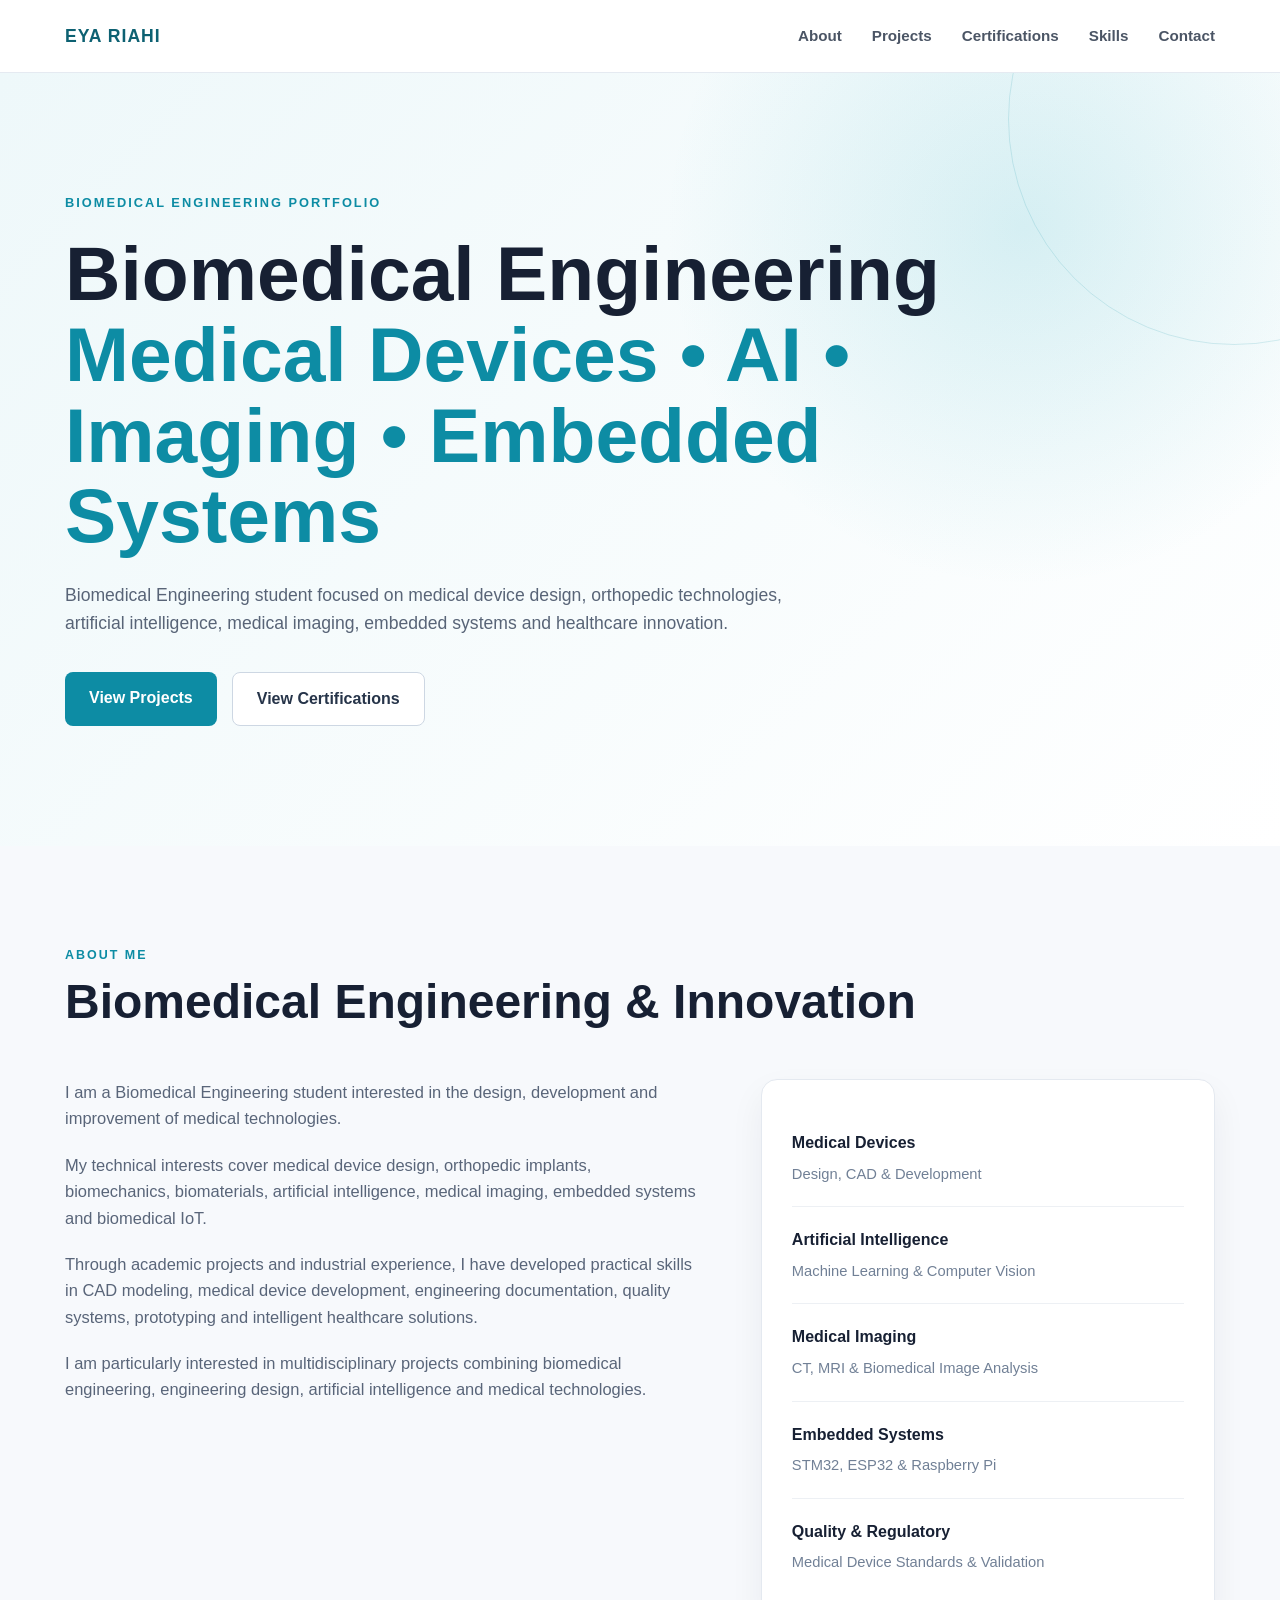
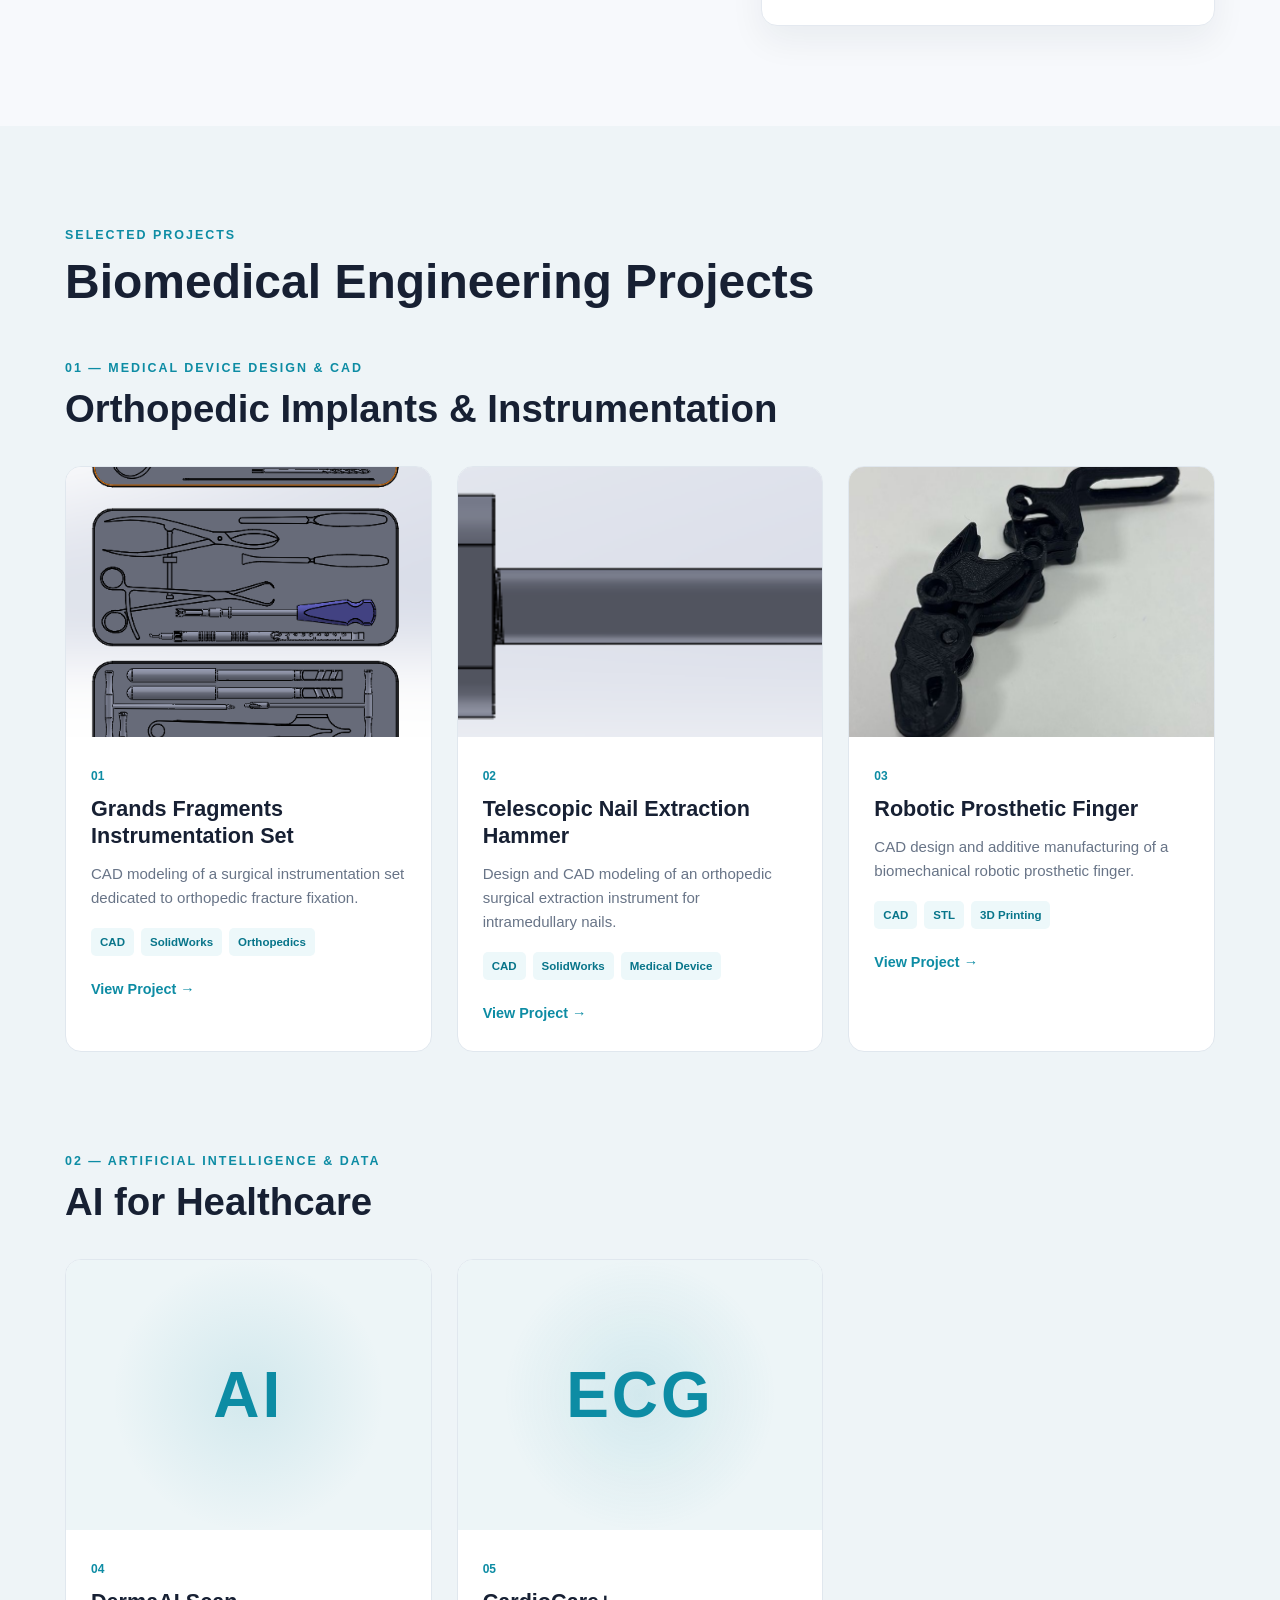
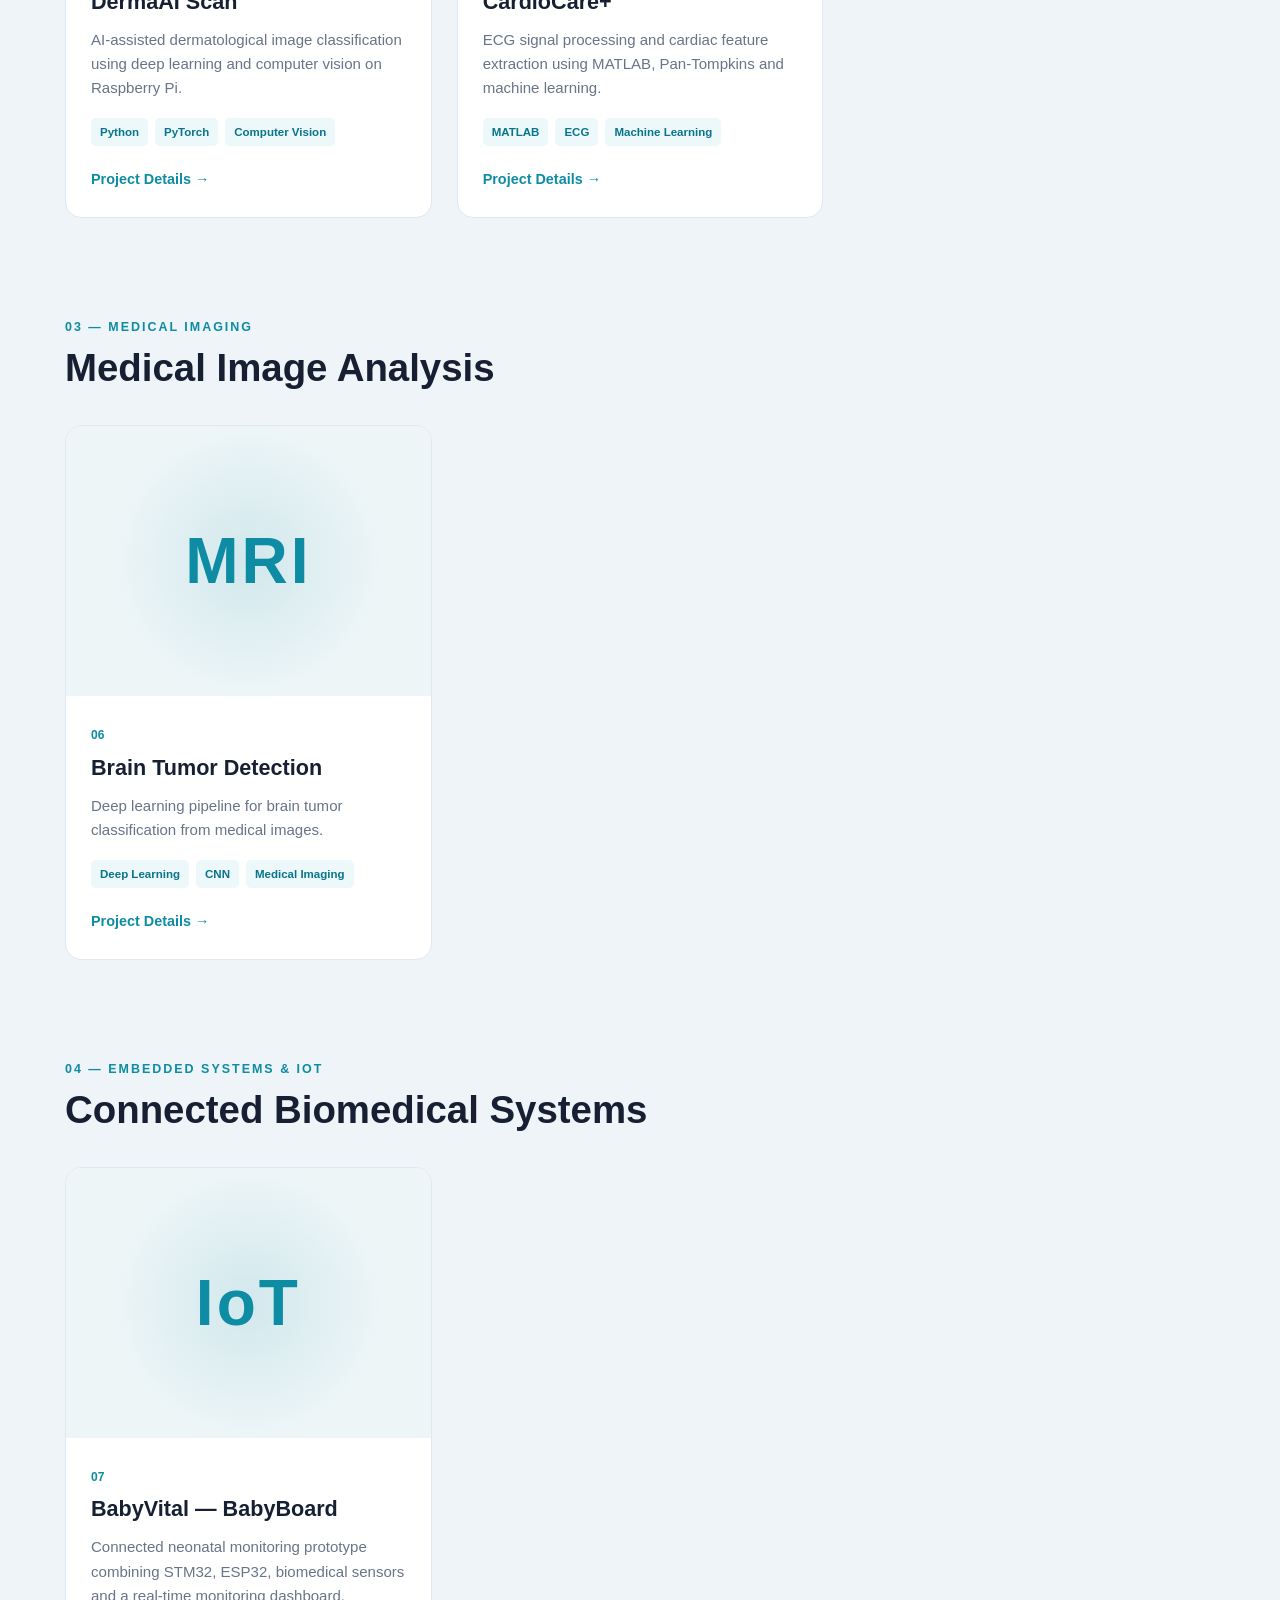
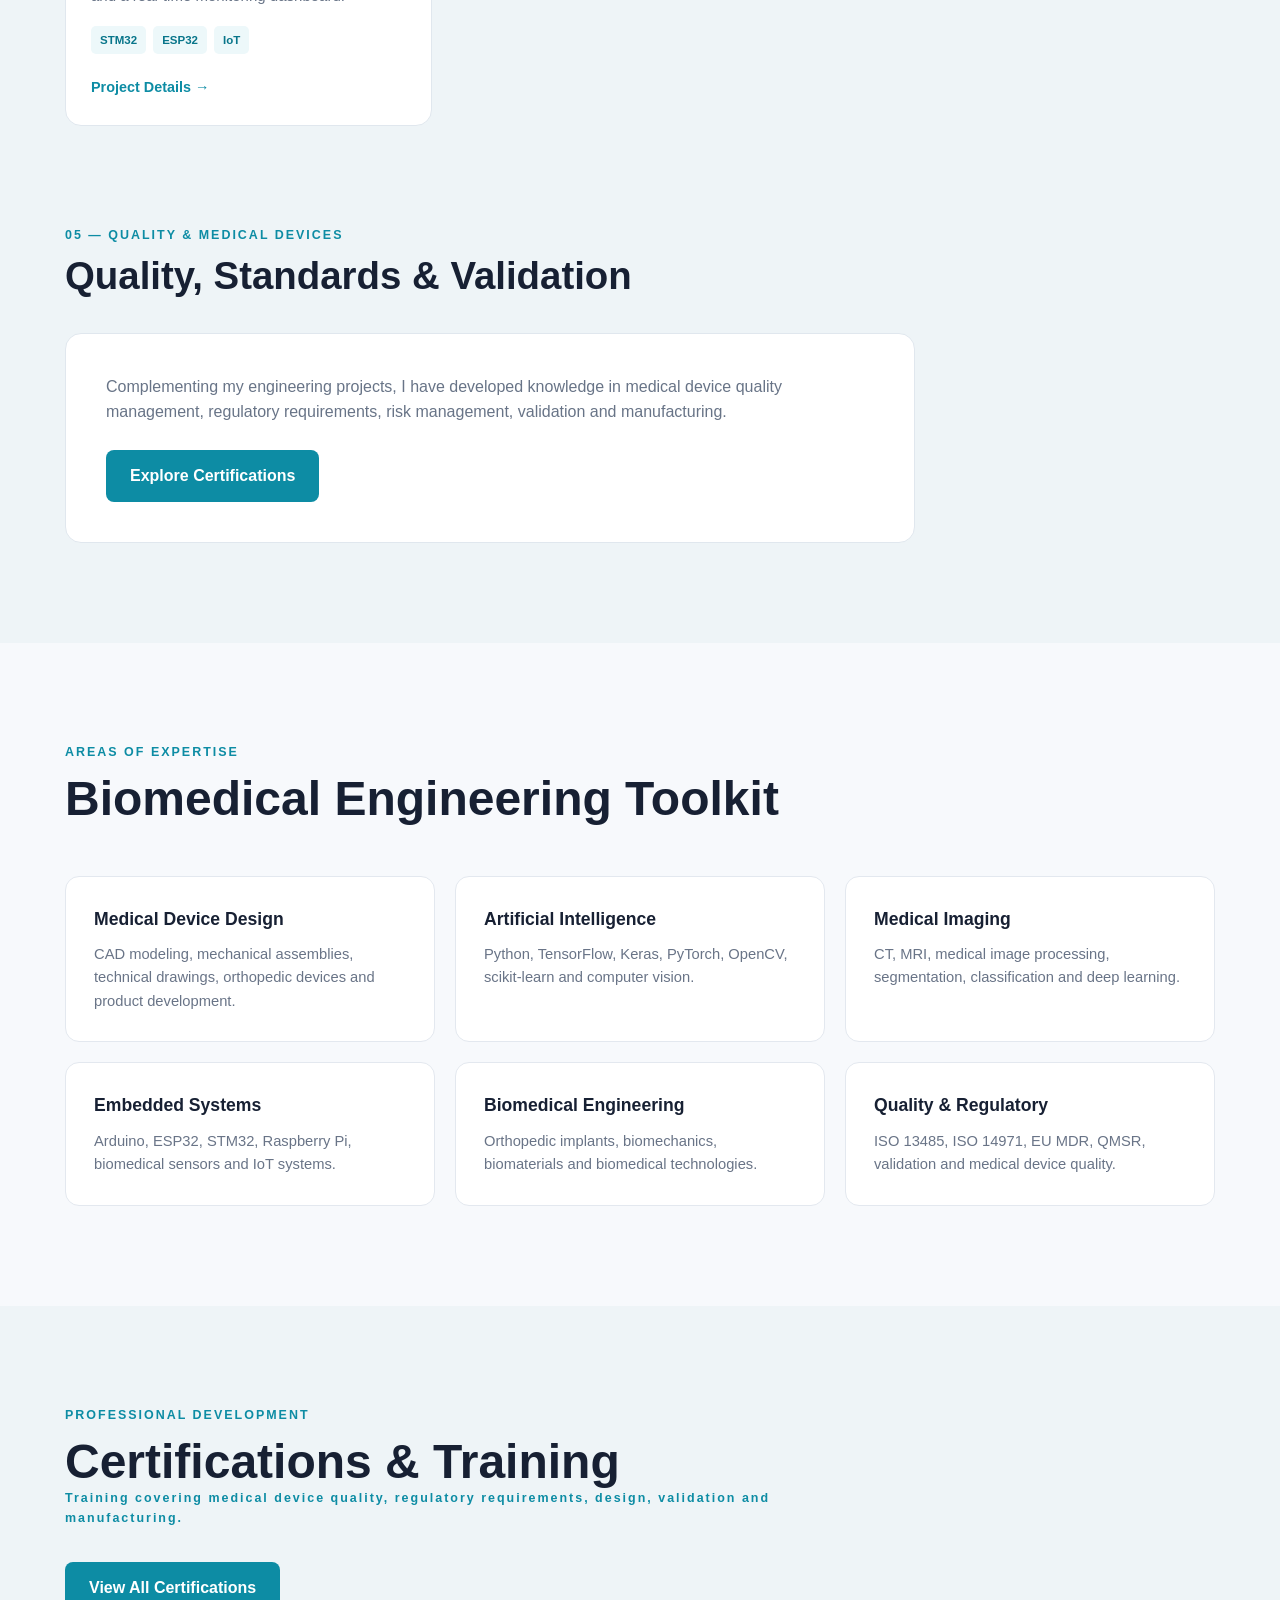
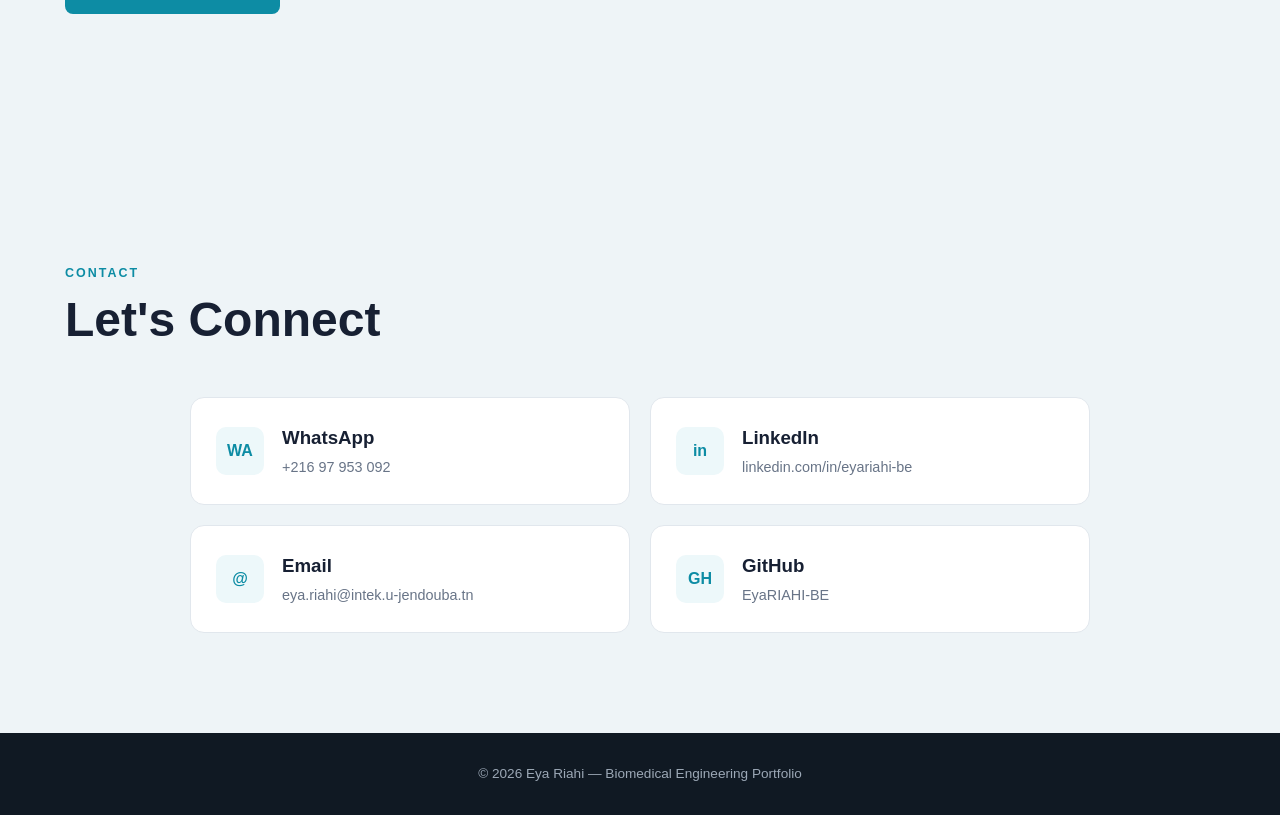
<file: index.html>
<!DOCTYPE html>
<html lang="en">

<head>
    <meta charset="UTF-8">
    <meta name="viewport" content="width=device-width, initial-scale=1.0">

    <title>Eya Riahi | Biomedical Engineer Portfolio</title>

    <link rel="stylesheet" href="style.css">
</head>


<body>


<!-- =========================
     NAVBAR
========================= -->

<header class="navbar">

    <div class="container nav-container">

        <a href="index.html" class="logo">
            EYA RIAHI
        </a>

        <nav>

            <a href="#about">About</a>

            <a href="#projects">Projects</a>

            <a href="certifications.html">Certifications</a>

            <a href="#skills">Skills</a>

            <a href="#contact">Contact</a>

        </nav>

    </div>

</header>



<main>


<!-- =========================
     HERO
========================= -->

<section class="hero">

    <div class="container hero-content">

        <p class="hero-tag">
            BIOMEDICAL ENGINEERING PORTFOLIO
        </p>


        <h1>

            Biomedical Engineering<br>

            <span>
                Medical Devices • AI • Imaging • Embedded Systems
            </span>

        </h1>


        <p class="hero-description">

            Biomedical Engineering student focused on medical device
            design, orthopedic technologies, artificial intelligence,
            medical imaging, embedded systems and healthcare innovation.

        </p>


        <div class="hero-buttons">

            <a href="#projects" class="btn btn-primary">
                View Projects
            </a>


            <a href="certifications.html"
               class="btn btn-secondary">

                View Certifications

            </a>

        </div>

    </div>

</section>



<!-- =========================
     ABOUT
========================= -->

<section id="about" class="section">

    <div class="container">


        <div class="section-title">

            <p>ABOUT ME</p>

            <h2>
                Biomedical Engineering & Innovation
            </h2>

        </div>



        <div class="about-grid">


            <div class="about-text">

                <p>

                    I am a Biomedical Engineering student interested in
                    the design, development and improvement of medical
                    technologies.

                </p>


                <p>

                    My technical interests cover medical device design,
                    orthopedic implants, biomechanics, biomaterials,
                    artificial intelligence, medical imaging,
                    embedded systems and biomedical IoT.

                </p>


                <p>

                    Through academic projects and industrial experience,
                    I have developed practical skills in CAD modeling,
                    medical device development, engineering documentation,
                    quality systems, prototyping and intelligent
                    healthcare solutions.

                </p>


                <p>

                    I am particularly interested in multidisciplinary
                    projects combining biomedical engineering,
                    engineering design, artificial intelligence and
                    medical technologies.

                </p>

            </div>



            <div class="about-card">


                <div class="about-item">

                    <strong>
                        Medical Devices
                    </strong>

                    <span>
                        Design, CAD & Development
                    </span>

                </div>


                <div class="about-item">

                    <strong>
                        Artificial Intelligence
                    </strong>

                    <span>
                        Machine Learning & Computer Vision
                    </span>

                </div>


                <div class="about-item">

                    <strong>
                        Medical Imaging
                    </strong>

                    <span>
                        CT, MRI & Biomedical Image Analysis
                    </span>

                </div>


                <div class="about-item">

                    <strong>
                        Embedded Systems
                    </strong>

                    <span>
                        STM32, ESP32 & Raspberry Pi
                    </span>

                </div>


                <div class="about-item">

                    <strong>
                        Quality & Regulatory
                    </strong>

                    <span>
                        Medical Device Standards & Validation
                    </span>

                </div>


            </div>

        </div>

    </div>

</section>



<!-- =========================
     PROJECTS
========================= -->

<section id="projects"
         class="section projects-section">

    <div class="container">


        <div class="section-title">

            <p>
                SELECTED PROJECTS
            </p>

            <h2>
                Biomedical Engineering Projects
            </h2>

        </div>



        <!-- =====================
             MEDICAL DEVICE DESIGN
        ====================== -->

        <div class="project-category">

            <div class="section-title">

                <p>
                    01 — MEDICAL DEVICE DESIGN & CAD
                </p>

                <h2>
                    Orthopedic Implants & Instrumentation
                </h2>

            </div>



            <div class="projects-grid">


                <!-- PROJECT 1 -->

                <article class="project-card">


                    <div class="project-image">

                        <img
                            src="images/grands-fragments/Vue d’assemblage 3D des instruments chirurgicaux.png"
                            alt="Grands Fragments Instrumentation Set">

                    </div>


                    <div class="project-content">

                        <span class="project-number">
                            01
                        </span>


                        <h3>
                            Grands Fragments Instrumentation Set
                        </h3>


                        <p>

                            CAD modeling of a surgical instrumentation
                            set dedicated to orthopedic fracture
                            fixation.

                        </p>


                        <div class="project-tags">

                            <span>
                                CAD
                            </span>

                            <span>
                                SolidWorks
                            </span>

                            <span>
                                Orthopedics
                            </span>

                        </div>


                        <a href="projects/grands-fragments.html"
                           class="project-link">

                            View Project →

                        </a>

                    </div>

                </article>



                <!-- PROJECT 2 -->

                <article class="project-card">


                    <div class="project-image">

                        <img
                            src="images/extraction-hammer/assemblage marteau.png"
                            alt="Telescopic Nail Extraction Hammer">

                    </div>


                    <div class="project-content">

                        <span class="project-number">
                            02
                        </span>


                        <h3>
                            Telescopic Nail Extraction Hammer
                        </h3>


                        <p>

                            Design and CAD modeling of an orthopedic
                            surgical extraction instrument for
                            intramedullary nails.

                        </p>


                        <div class="project-tags">

                            <span>
                                CAD
                            </span>

                            <span>
                                SolidWorks
                            </span>

                            <span>
                                Medical Device
                            </span>

                        </div>


                        <a href="projects/extraction-hammer.html"
                           class="project-link">

                            View Project →

                        </a>

                    </div>

                </article>



                <!-- PROJECT 3 -->

                <article class="project-card">


                    <div class="project-image">

                        <img
                            src="images/prosthetic-finger/doigt final assemblé.jpeg"
                            alt="Robotic Prosthetic Finger">

                    </div>


                    <div class="project-content">

                        <span class="project-number">
                            03
                        </span>


                        <h3>
                            Robotic Prosthetic Finger
                        </h3>


                        <p>

                            CAD design and additive manufacturing of a
                            biomechanical robotic prosthetic finger.

                        </p>


                        <div class="project-tags">

                            <span>
                                CAD
                            </span>

                            <span>
                                STL
                            </span>

                            <span>
                                3D Printing
                            </span>

                        </div>


                        <a href="projects/prosthetic-finger.html"
                           class="project-link">

                            View Project →

                        </a>

                    </div>

                </article>


            </div>

        </div>



        <!-- =====================
             AI
        ====================== -->

        <div class="project-category">

            <div class="section-title">

                <p>
                    02 — ARTIFICIAL INTELLIGENCE & DATA
                </p>

                <h2>
                    AI for Healthcare
                </h2>

            </div>


            <div class="projects-grid">


                <!-- DERMA AI -->

                <article class="project-card">


                    <div class="project-image">

                        <div class="project-placeholder">

                            AI

                        </div>

                    </div>


                    <div class="project-content">

                        <span class="project-number">
                            04
                        </span>


                        <h3>
                            DermaAI Scan
                        </h3>


                        <p>

                            AI-assisted dermatological image
                            classification using deep learning and
                            computer vision on Raspberry Pi.

                        </p>


                        <div class="project-tags">

                            <span>
                                Python
                            </span>

                            <span>
                                PyTorch
                            </span>

                            <span>
                                Computer Vision
                            </span>

                        </div>


                        <a href="#"
                           class="project-link">

                            Project Details →

                        </a>

                    </div>

                </article>



                <!-- CARDIOCARE -->

                <article class="project-card">


                    <div class="project-image">

                        <div class="project-placeholder">

                            ECG

                        </div>

                    </div>


                    <div class="project-content">

                        <span class="project-number">
                            05
                        </span>


                        <h3>
                            CardioCare+
                        </h3>


                        <p>

                            ECG signal processing and cardiac
                            feature extraction using MATLAB,
                            Pan-Tompkins and machine learning.

                        </p>


                        <div class="project-tags">

                            <span>
                                MATLAB
                            </span>

                            <span>
                                ECG
                            </span>

                            <span>
                                Machine Learning
                            </span>

                        </div>


                        <a href="#"
                           class="project-link">

                            Project Details →

                        </a>

                    </div>

                </article>


            </div>

        </div>



        <!-- =====================
             MEDICAL IMAGING
        ====================== -->

        <div class="project-category">

            <div class="section-title">

                <p>
                    03 — MEDICAL IMAGING
                </p>

                <h2>
                    Medical Image Analysis
                </h2>

            </div>


            <div class="projects-grid">


                <article class="project-card">


                    <div class="project-image">

                        <div class="project-placeholder">

                            MRI

                        </div>

                    </div>


                    <div class="project-content">

                        <span class="project-number">
                            06
                        </span>


                        <h3>
                            Brain Tumor Detection
                        </h3>


                        <p>

                            Deep learning pipeline for brain tumor
                            classification from medical images.

                        </p>


                        <div class="project-tags">

                            <span>
                                Deep Learning
                            </span>

                            <span>
                                CNN
                            </span>

                            <span>
                                Medical Imaging
                            </span>

                        </div>


                        <a href="#"
                           class="project-link">

                            Project Details →

                        </a>

                    </div>

                </article>


            </div>

        </div>



        <!-- =====================
             EMBEDDED
        ====================== -->

        <div class="project-category">

            <div class="section-title">

                <p>
                    04 — EMBEDDED SYSTEMS & IOT
                </p>

                <h2>
                    Connected Biomedical Systems
                </h2>

            </div>


            <div class="projects-grid">


                <article class="project-card">


                    <div class="project-image">

                        <div class="project-placeholder">

                            IoT

                        </div>

                    </div>


                    <div class="project-content">

                        <span class="project-number">
                            07
                        </span>


                        <h3>
                            BabyVital — BabyBoard
                        </h3>


                        <p>

                            Connected neonatal monitoring prototype
                            combining STM32, ESP32, biomedical sensors
                            and a real-time monitoring dashboard.

                        </p>


                        <div class="project-tags">

                            <span>
                                STM32
                            </span>

                            <span>
                                ESP32
                            </span>

                            <span>
                                IoT
                            </span>

                        </div>


                        <a href="#"
                           class="project-link">

                            Project Details →

                        </a>

                    </div>

                </article>


            </div>

        </div>



        <!-- =====================
             QUALITY
        ====================== -->

        <div class="project-category">

            <div class="section-title">

                <p>
                    05 — QUALITY & MEDICAL DEVICES
                </p>

                <h2>
                    Quality, Standards & Validation
                </h2>

            </div>


            <div class="quality-intro">

                <p>

                    Complementing my engineering projects, I have
                    developed knowledge in medical device quality
                    management, regulatory requirements, risk
                    management, validation and manufacturing.

                </p>


                <a href="certifications.html"
                   class="btn btn-primary">

                    Explore Certifications

                </a>

            </div>

        </div>


    </div>

</section>



<!-- =========================
     EXPERTISE
========================= -->

<section class="section">

    <div class="container">


        <div class="section-title">

            <p>
                AREAS OF EXPERTISE
            </p>

            <h2>
                Biomedical Engineering Toolkit
            </h2>

        </div>


        <div class="skills-grid">


            <div class="skill-card">

                <h3>
                    Medical Device Design
                </h3>

                <p>

                    CAD modeling, mechanical assemblies,
                    technical drawings, orthopedic devices
                    and product development.

                </p>

            </div>


            <div class="skill-card">

                <h3>
                    Artificial Intelligence
                </h3>

                <p>

                    Python, TensorFlow, Keras, PyTorch,
                    OpenCV, scikit-learn and computer vision.

                </p>

            </div>


            <div class="skill-card">

                <h3>
                    Medical Imaging
                </h3>

                <p>

                    CT, MRI, medical image processing,
                    segmentation, classification and
                    deep learning.

                </p>

            </div>


            <div class="skill-card">

                <h3>
                    Embedded Systems
                </h3>

                <p>

                    Arduino, ESP32, STM32, Raspberry Pi,
                    biomedical sensors and IoT systems.

                </p>

            </div>


            <div class="skill-card">

                <h3>
                    Biomedical Engineering
                </h3>

                <p>

                    Orthopedic implants, biomechanics,
                    biomaterials and biomedical technologies.

                </p>

            </div>


            <div class="skill-card">

                <h3>
                    Quality & Regulatory
                </h3>

                <p>

                    ISO 13485, ISO 14971, EU MDR,
                    QMSR, validation and medical device quality.

                </p>

            </div>


        </div>

    </div>

</section>



<!-- =========================
     CERTIFICATIONS
========================= -->

<section class="section projects-section">

    <div class="container">


        <div class="section-title">

            <p>
                PROFESSIONAL DEVELOPMENT
            </p>

            <h2>
                Certifications & Training
            </h2>


            <p class="project-hero-description">

                Training covering medical device quality,
                regulatory requirements, design, validation
                and manufacturing.

            </p>


            <br>


            <a href="certifications.html"
               class="btn btn-primary">

                View All Certifications

            </a>

        </div>

    </div>

</section>



<!-- =========================
     CONTACT
========================= -->

<section id="contact"
         class="section contact-section">


    <div class="container">


        <div class="section-title">

            <p>
                CONTACT
            </p>

            <h2>
                Let's Connect
            </h2>

        </div>



        <div class="contact-grid">


            <!-- WHATSAPP -->

            <a href="https://wa.me/21697953092"
               class="contact-card"
               target="_blank"
               rel="noopener noreferrer">

                <span class="contact-icon">
                    WA
                </span>


                <div>

                    <h3>
                        WhatsApp
                    </h3>

                    <p>
                        +216 97 953 092
                    </p>

                </div>

            </a>



            <!-- LINKEDIN -->

            <a href="https://www.linkedin.com/in/eyariahi-be"
               class="contact-card"
               target="_blank"
               rel="noopener noreferrer">

                <span class="contact-icon">
                    in
                </span>


                <div>

                    <h3>
                        LinkedIn
                    </h3>

                    <p>
                        linkedin.com/in/eyariahi-be
                    </p>

                </div>

            </a>



            <!-- EMAIL -->

            <a href="mailto:eya.riahi@intek.u-jendouba.tn"
               class="contact-card">

                <span class="contact-icon">
                    @
                </span>


                <div>

                    <h3>
                        Email
                    </h3>

                    <p>
                        eya.riahi@intek.u-jendouba.tn
                    </p>

                </div>

            </a>



            <!-- GITHUB -->

            <a href="https://github.com/EyaRIAHI-BE"
               class="contact-card"
               target="_blank"
               rel="noopener noreferrer">

                <span class="contact-icon">
                    GH
                </span>


                <div>

                    <h3>
                        GitHub
                    </h3>

                    <p>
                        EyaRIAHI-BE
                    </p>

                </div>

            </a>


        </div>

    </div>

</section>


</main>



<!-- =========================
     FOOTER
========================= -->

<footer class="footer">

    <div class="container">

        <p>
            © 2026 Eya Riahi — Biomedical Engineering Portfolio
        </p>

    </div>

</footer>


</body>

</html>
</file>
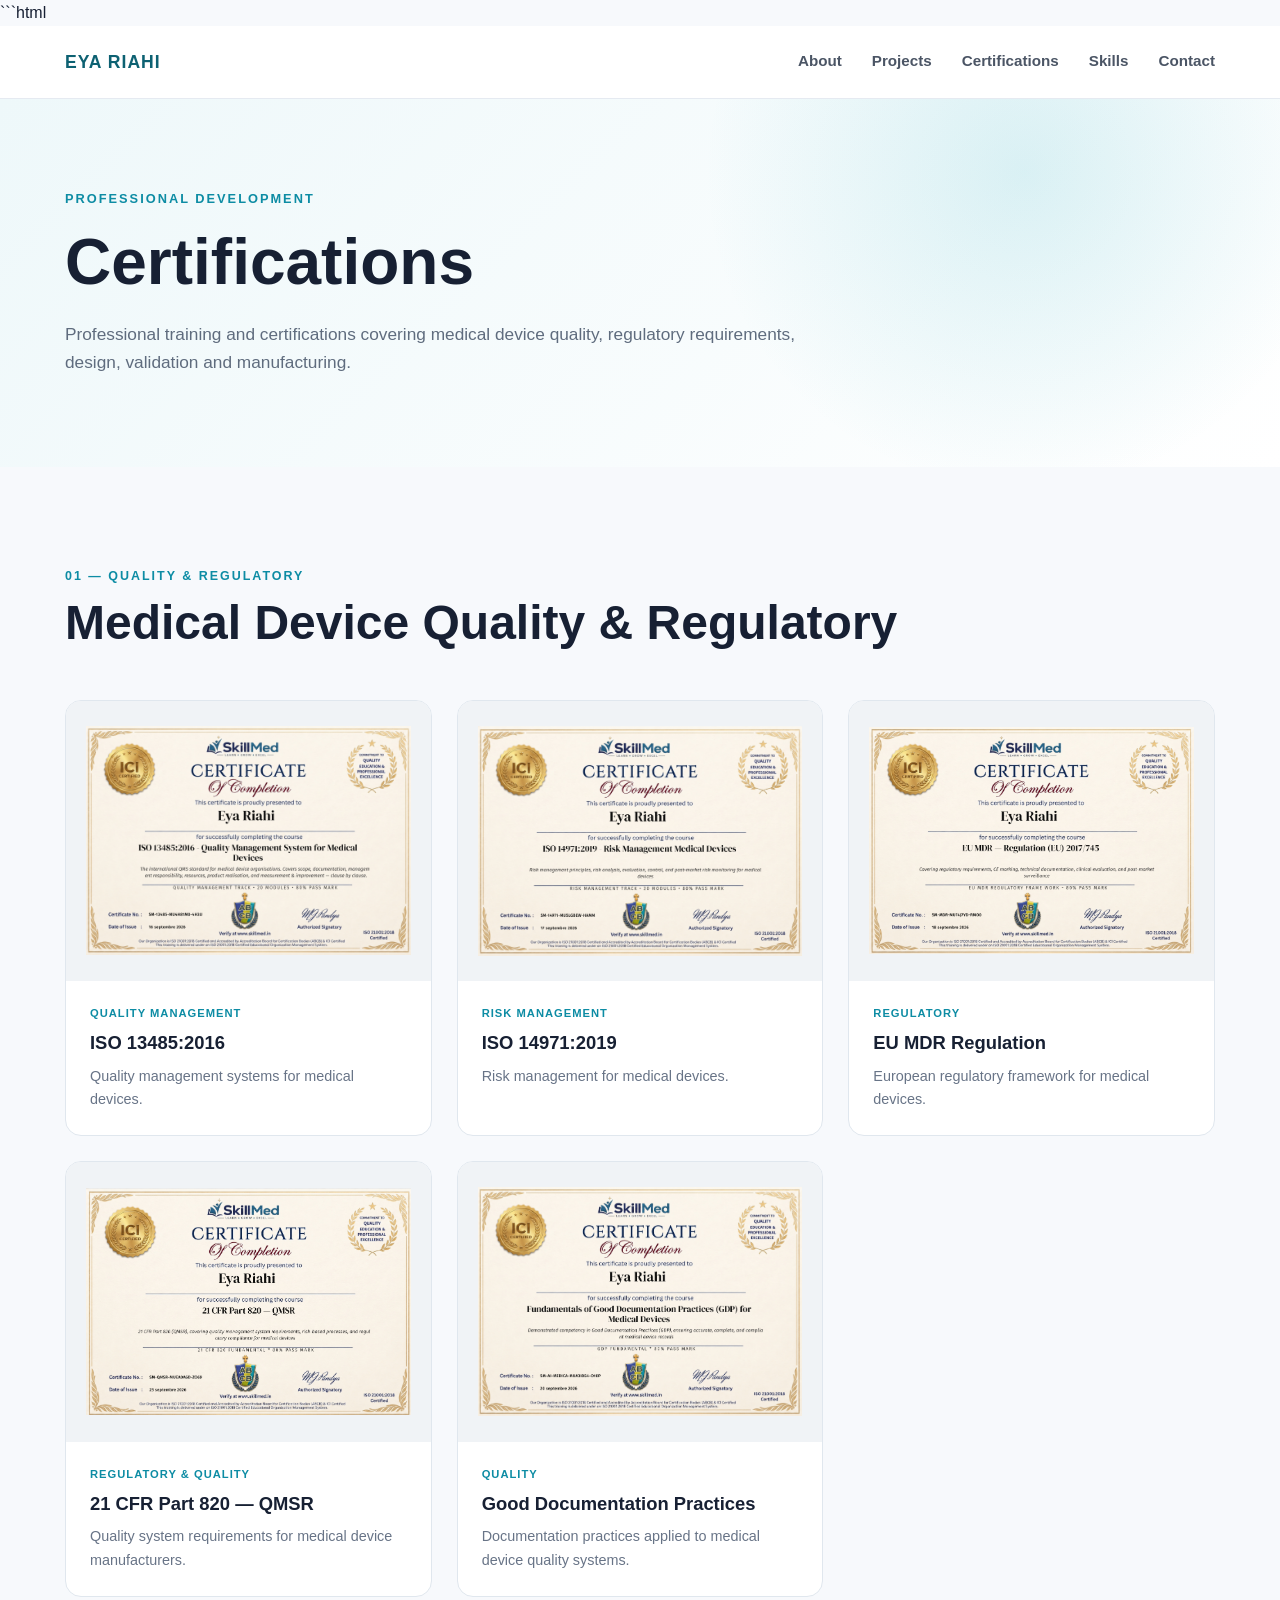
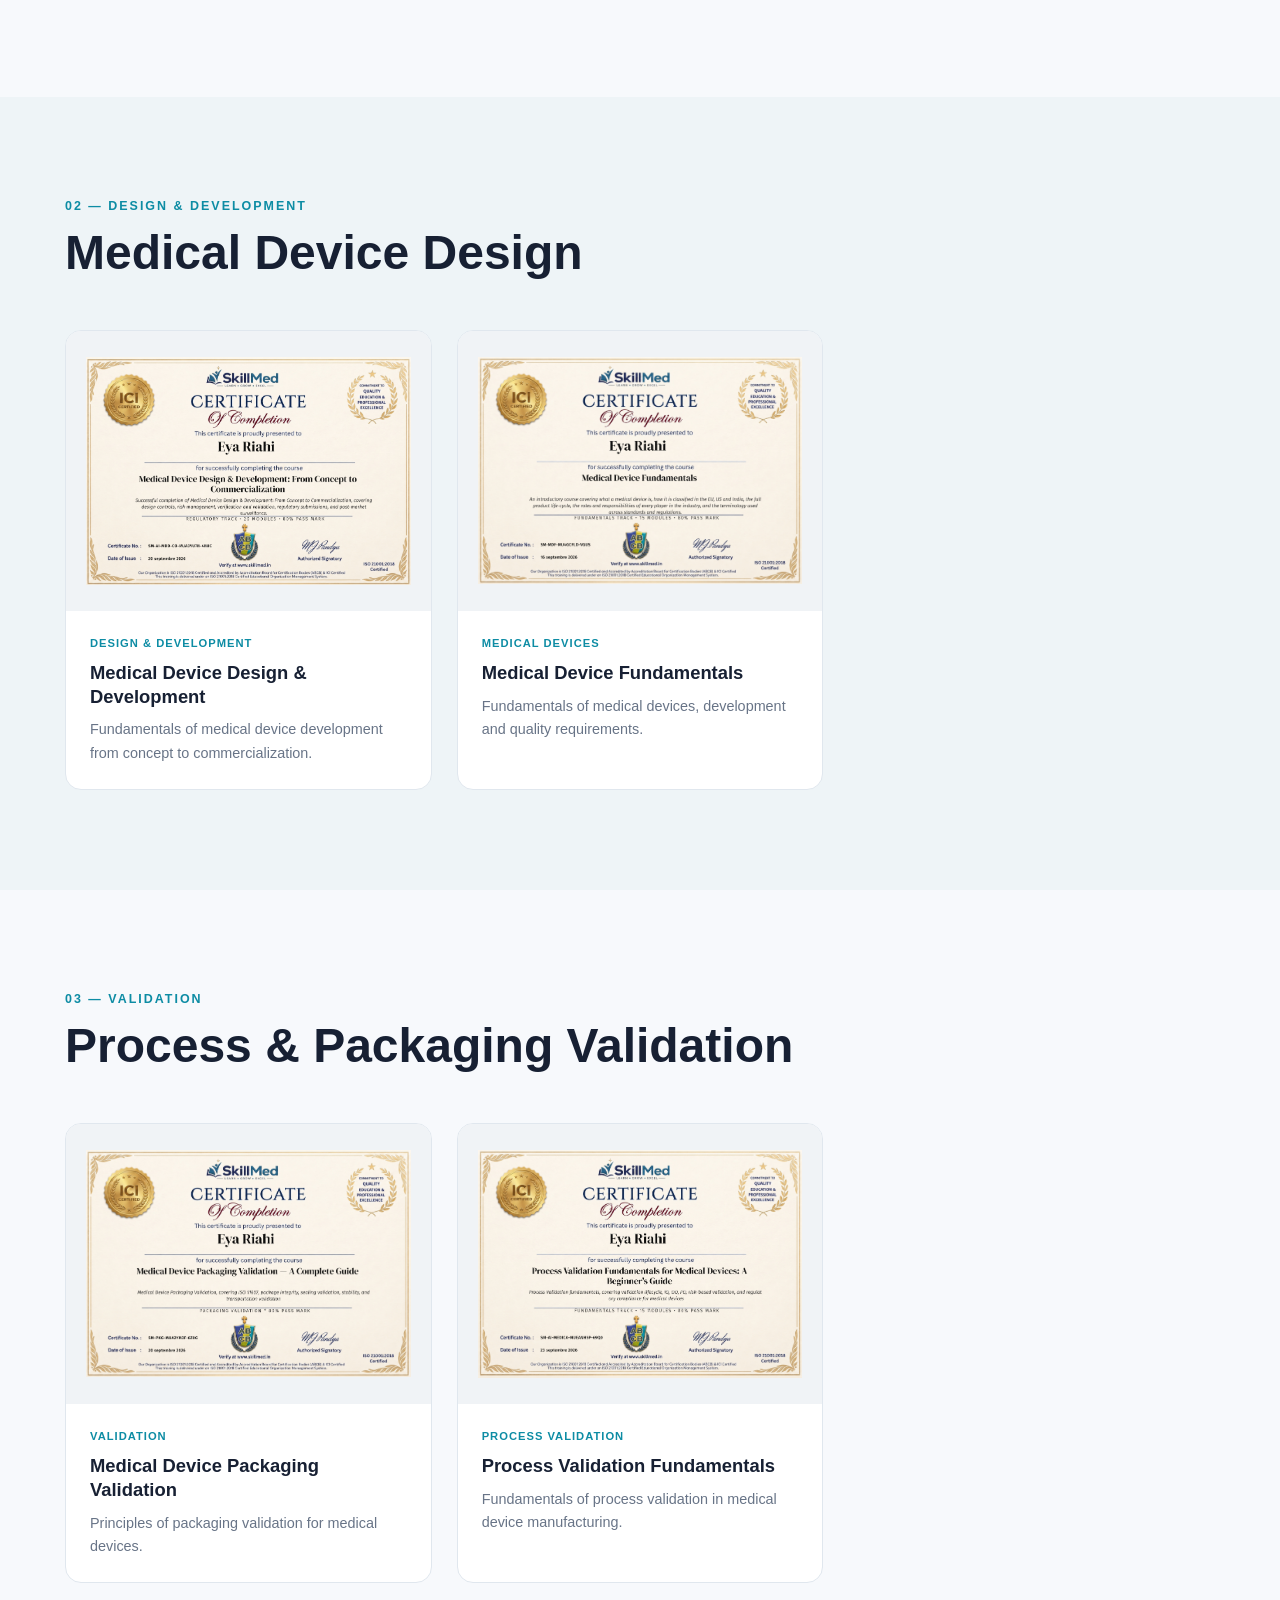
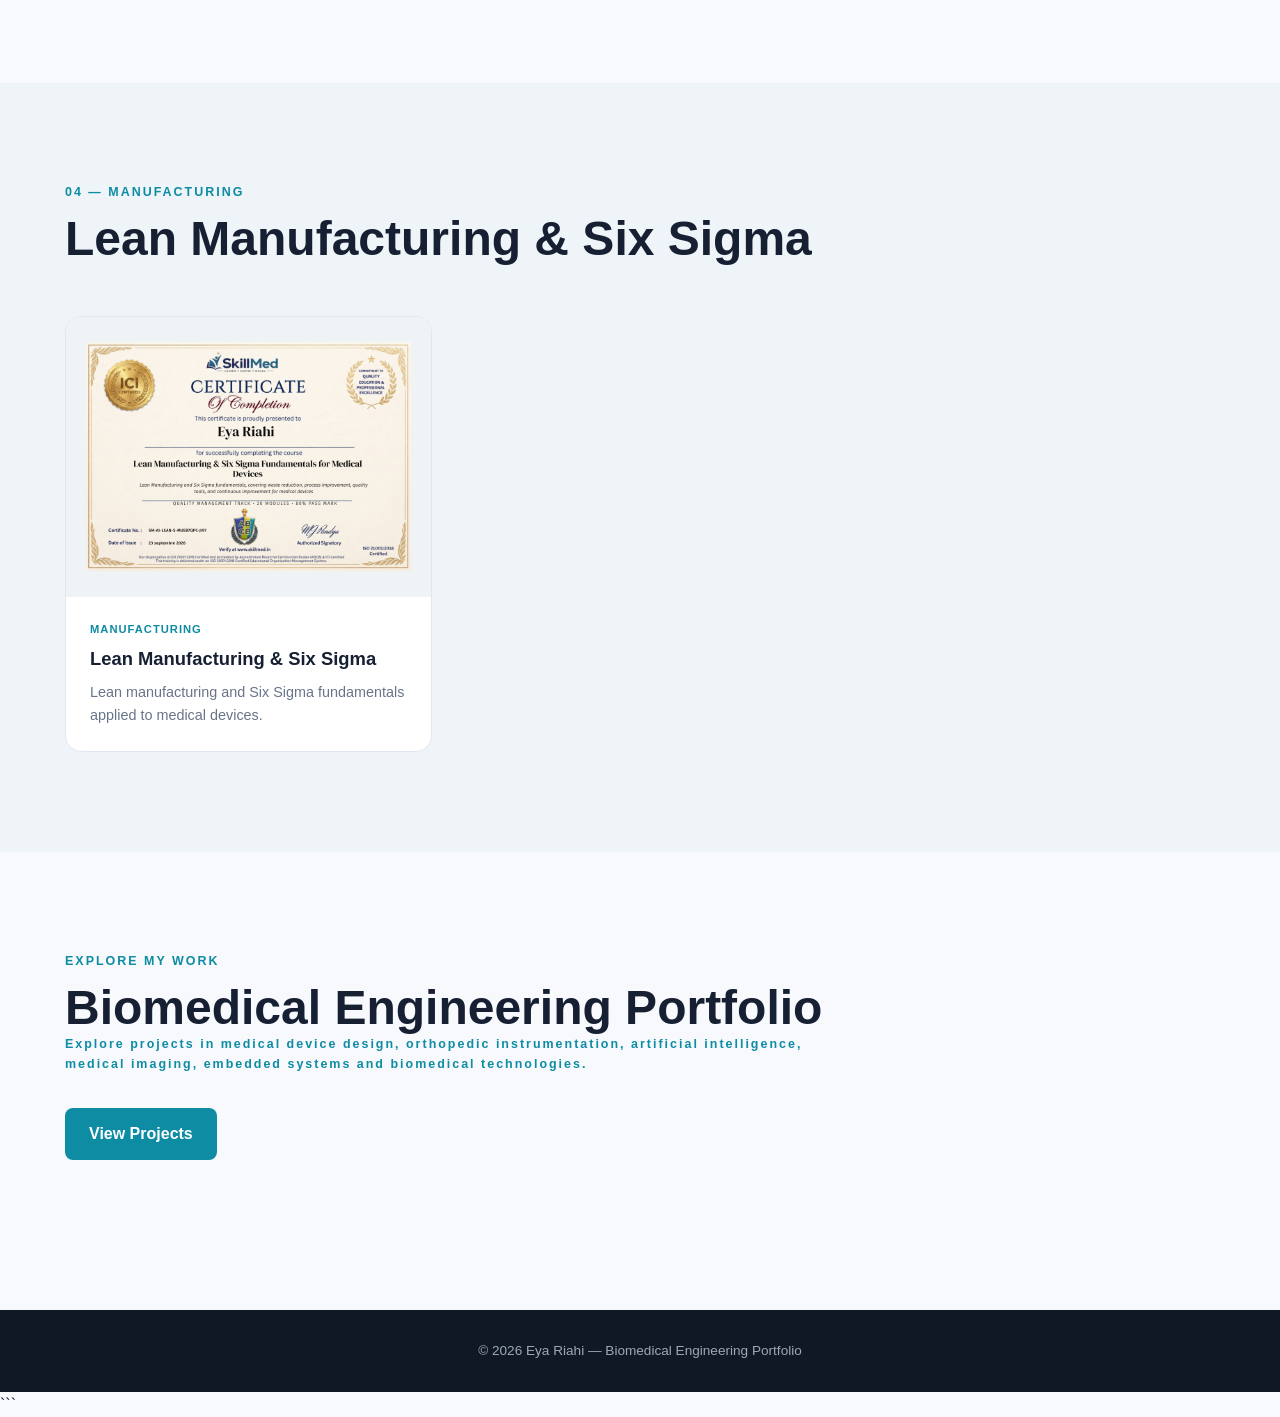
<file: certifications.html>
```html
<!DOCTYPE html>
<html lang="en">

<head>
    <meta charset="UTF-8">
    <meta name="viewport" content="width=device-width, initial-scale=1.0">

    <title>Certifications | Eya Riahi</title>

    <link rel="stylesheet" href="style.css">
</head>

<body>

<header class="navbar">

    <div class="container nav-container">

        <a href="index.html" class="logo">
            EYA RIAHI
        </a>

        <nav>
            <a href="index.html#about">About</a>
            <a href="index.html#projects">Projects</a>
            <a href="certifications.html">Certifications</a>
            <a href="index.html#skills">Skills</a>
            <a href="index.html#contact">Contact</a>
        </nav>

    </div>

</header>


<main>

<!-- =========================
     CERTIFICATIONS HERO
========================= -->

<section class="project-hero">

    <div class="container">

        <p class="hero-tag">PROFESSIONAL DEVELOPMENT</p>

        <h1>Certifications</h1>

        <p class="project-hero-description">
            Professional training and certifications covering medical device
            quality, regulatory requirements, design, validation and
            manufacturing.
        </p>

    </div>

</section>


<!-- =========================
     QUALITY & REGULATORY
========================= -->

<section class="section">

    <div class="container">

        <div class="section-title">

            <p>01 — QUALITY & REGULATORY</p>

            <h2>Medical Device Quality & Regulatory</h2>

        </div>


        <div class="certifications-grid">


            <!-- ISO 13485 -->

            <div class="certification-card">

                <div class="certification-image">

                    <img
                        src="images/certifications/ISO 13485_2016.png"
                        alt="ISO 13485:2016">

                </div>

                <div class="certification-content">

                    <span class="certification-category">
                        QUALITY MANAGEMENT
                    </span>

                    <h3>ISO 13485:2016</h3>

                    <p>
                        Quality management systems for medical devices.
                    </p>

                </div>

            </div>


            <!-- ISO 14971 -->

            <div class="certification-card">

                <div class="certification-image">

                    <img
                        src="images/certifications/ISO 14971_2019.png"
                        alt="ISO 14971:2019">

                </div>

                <div class="certification-content">

                    <span class="certification-category">
                        RISK MANAGEMENT
                    </span>

                    <h3>ISO 14971:2019</h3>

                    <p>
                        Risk management for medical devices.
                    </p>

                </div>

            </div>


            <!-- MDR -->

            <div class="certification-card">

                <div class="certification-image">

                    <img
                        src="images/certifications/EU MDR_Regulation.png"
                        alt="EU MDR Regulation">

                </div>

                <div class="certification-content">

                    <span class="certification-category">
                        REGULATORY
                    </span>

                    <h3>EU MDR Regulation</h3>

                    <p>
                        European regulatory framework for medical devices.
                    </p>

                </div>

            </div>


            <!-- QMSR -->

            <div class="certification-card">

                <div class="certification-image">

                    <img
                        src="images/certifications/21 CFR Part 820 - QMSR.png"
                        alt="21 CFR Part 820 QMSR">

                </div>

                <div class="certification-content">

                    <span class="certification-category">
                        REGULATORY & QUALITY
                    </span>

                    <h3>21 CFR Part 820 — QMSR</h3>

                    <p>
                        Quality system requirements for medical device
                        manufacturers.
                    </p>

                </div>

            </div>


            <!-- GDP -->

            <div class="certification-card">

                <div class="certification-image">

                    <img
                        src="images/certifications/Fundamentals of Good Documentation Practices for Medical Devices.png"
                        alt="Fundamentals of Good Documentation Practices for Medical Devices">

                </div>

                <div class="certification-content">

                    <span class="certification-category">
                        QUALITY
                    </span>

                    <h3>Good Documentation Practices</h3>

                    <p>
                        Documentation practices applied to medical device
                        quality systems.
                    </p>

                </div>

            </div>


        </div>

    </div>

</section>


<!-- =========================
     DESIGN & DEVELOPMENT
========================= -->

<section class="section projects-section">

    <div class="container">

        <div class="section-title">

            <p>02 — DESIGN & DEVELOPMENT</p>

            <h2>Medical Device Design</h2>

        </div>


        <div class="certifications-grid">


            <!-- Medical Device Design -->

            <div class="certification-card">

                <div class="certification-image">

                    <img
                        src="images/certifications/Medical Device Design & Development.png"
                        alt="Medical Device Design and Development">

                </div>

                <div class="certification-content">

                    <span class="certification-category">
                        DESIGN & DEVELOPMENT
                    </span>

                    <h3>Medical Device Design & Development</h3>

                    <p>
                        Fundamentals of medical device development from
                        concept to commercialization.
                    </p>

                </div>

            </div>


            <!-- Medical Device Fundamentals -->

            <div class="certification-card">

                <div class="certification-image">

                    <img
                        src="images/certifications/Medical Device Fundamentals.png"
                        alt="Medical Device Fundamentals">

                </div>

                <div class="certification-content">

                    <span class="certification-category">
                        MEDICAL DEVICES
                    </span>

                    <h3>Medical Device Fundamentals</h3>

                    <p>
                        Fundamentals of medical devices, development and
                        quality requirements.
                    </p>

                </div>

            </div>


        </div>

    </div>

</section>


<!-- =========================
     VALIDATION
========================= -->

<section class="section">

    <div class="container">

        <div class="section-title">

            <p>03 — VALIDATION</p>

            <h2>Process & Packaging Validation</h2>

        </div>


        <div class="certifications-grid">


            <!-- Packaging -->

            <div class="certification-card">

                <div class="certification-image">

                    <img
                        src="images/certifications/Medical Device Packaging Validation.png"
                        alt="Medical Device Packaging Validation">

                </div>

                <div class="certification-content">

                    <span class="certification-category">
                        VALIDATION
                    </span>

                    <h3>Medical Device Packaging Validation</h3>

                    <p>
                        Principles of packaging validation for medical
                        devices.
                    </p>

                </div>

            </div>


            <!-- Process Validation -->

            <div class="certification-card">

                <div class="certification-image">

                    <img
                        src="images/certifications/Process Validation Fundamentals for Medical Devices.png"
                        alt="Process Validation Fundamentals for Medical Devices">

                </div>

                <div class="certification-content">

                    <span class="certification-category">
                        PROCESS VALIDATION
                    </span>

                    <h3>Process Validation Fundamentals</h3>

                    <p>
                        Fundamentals of process validation in medical device
                        manufacturing.
                    </p>

                </div>

            </div>


        </div>

    </div>

</section>


<!-- =========================
     MANUFACTURING
========================= -->

<section class="section projects-section">

    <div class="container">

        <div class="section-title">

            <p>04 — MANUFACTURING</p>

            <h2>Lean Manufacturing & Six Sigma</h2>

        </div>


        <div class="certifications-grid">


            <div class="certification-card">

                <div class="certification-image">

                    <img
                        src="images/certifications/Lean Manufacturing & Six Sigma Fundamentals for Medical Devices.png"
                        alt="Lean Manufacturing and Six Sigma Fundamentals for Medical Devices">

                </div>

                <div class="certification-content">

                    <span class="certification-category">
                        MANUFACTURING
                    </span>

                    <h3>Lean Manufacturing & Six Sigma</h3>

                    <p>
                        Lean manufacturing and Six Sigma fundamentals
                        applied to medical devices.
                    </p>

                </div>

            </div>


        </div>

    </div>

</section>


<!-- =========================
     BACK TO PORTFOLIO
========================= -->

<section class="section">

    <div class="container">

        <div class="section-title">

            <p>EXPLORE MY WORK</p>

            <h2>Biomedical Engineering Portfolio</h2>

            <p class="project-hero-description">
                Explore projects in medical device design, orthopedic
                instrumentation, artificial intelligence, medical imaging,
                embedded systems and biomedical technologies.
            </p>

            <br>

            <a href="index.html#projects" class="btn btn-primary">
                View Projects
            </a>

        </div>

    </div>

</section>

</main>


<footer class="footer">

    <div class="container">

        <p>
            © 2026 Eya Riahi — Biomedical Engineering Portfolio
        </p>

    </div>

</footer>


</body>

</html>
```
</file>
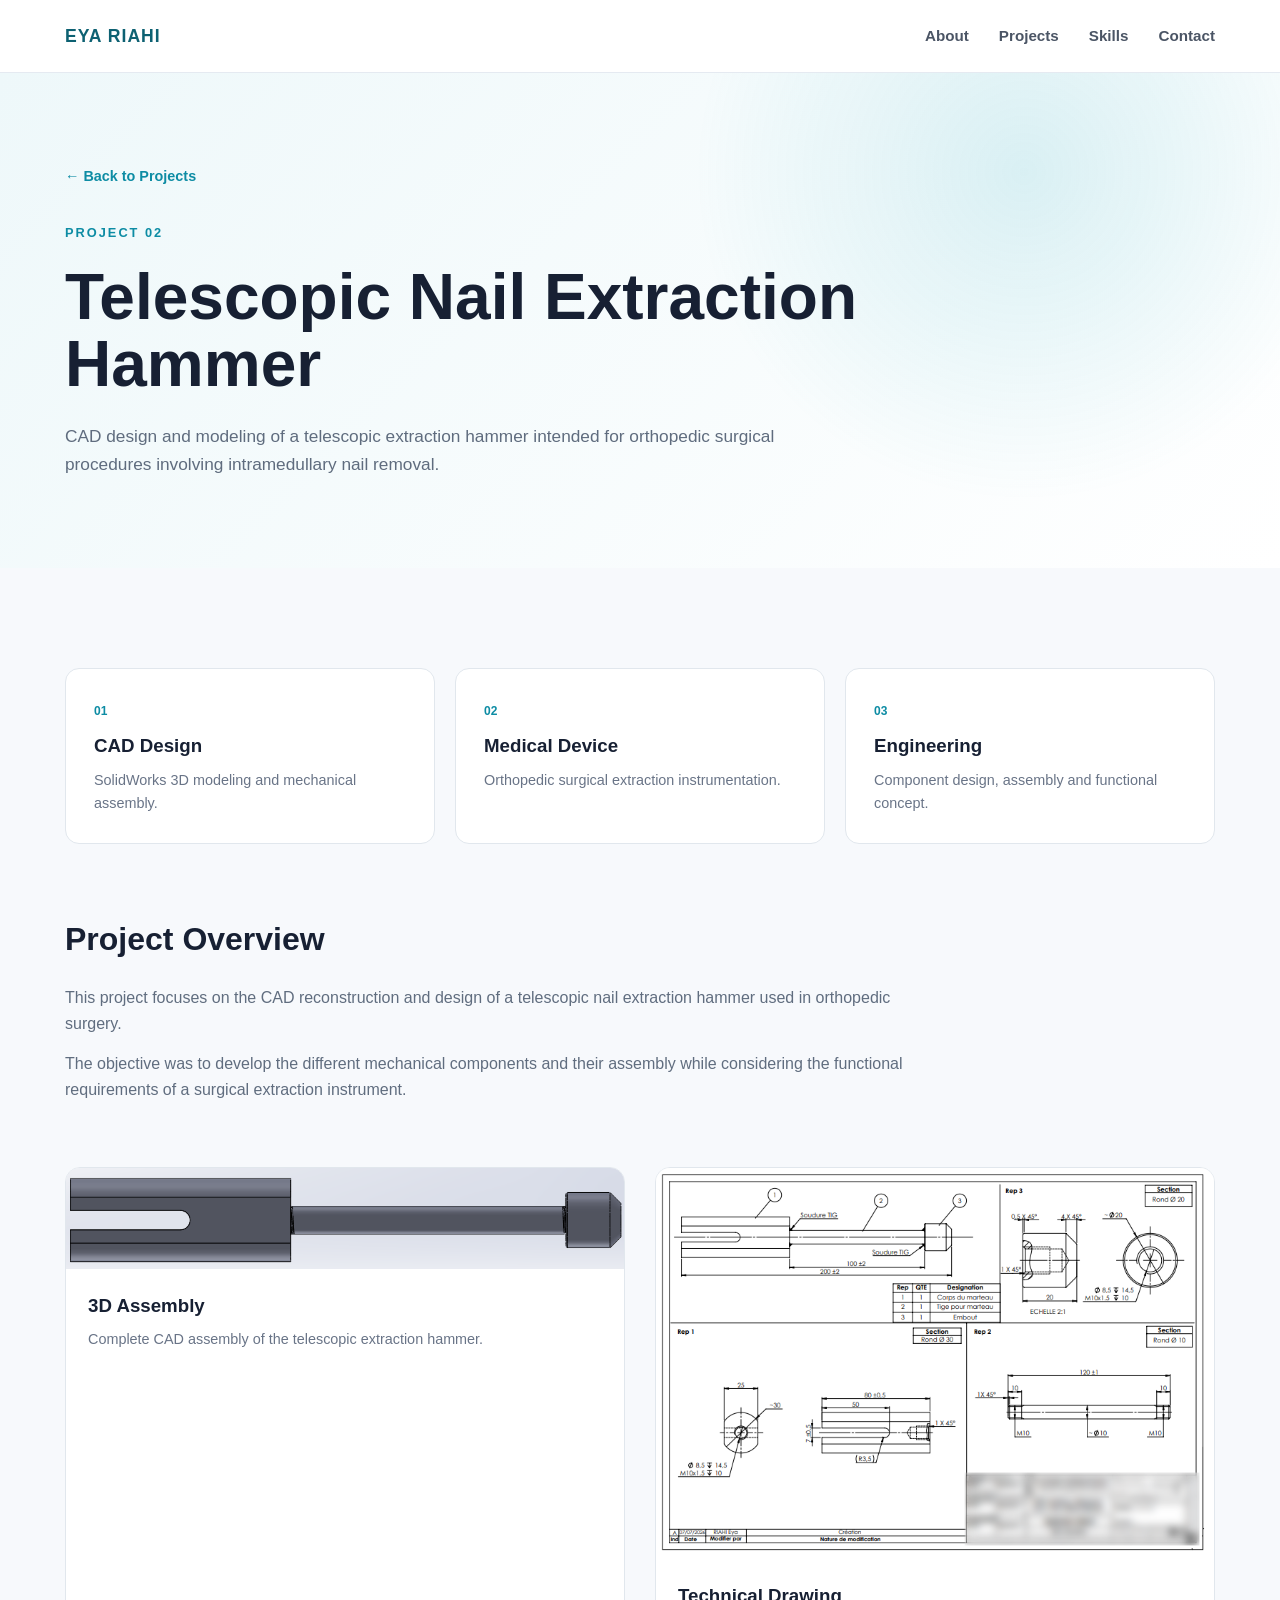
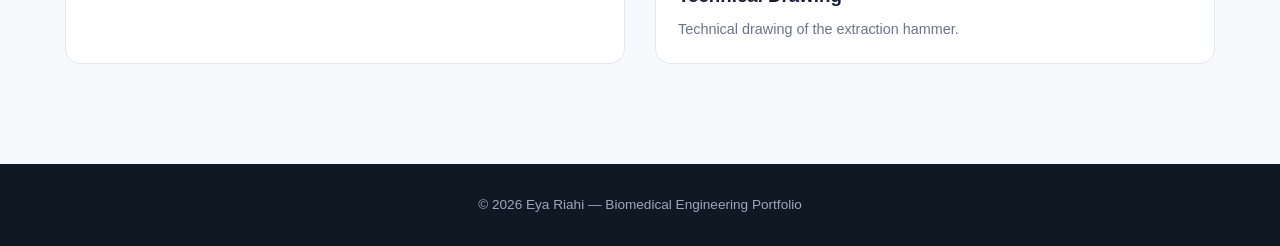
<file: projects/extraction-hammer.html>
<!DOCTYPE html>
<html lang="en">
<head>
    <meta charset="UTF-8">
    <meta name="viewport" content="width=device-width, initial-scale=1.0">

    <title>Telescopic Nail Extraction Hammer | Eya Riahi</title>

    <link rel="stylesheet" href="../style.css">
</head>

<body>

<header class="navbar">
    <div class="container nav-container">

        <a href="../index.html" class="logo">
            EYA RIAHI
        </a>

        <nav>
            <a href="../index.html#about">About</a>
            <a href="../index.html#projects">Projects</a>
            <a href="../index.html#skills">Skills</a>
            <a href="../index.html#contact">Contact</a>
        </nav>

    </div>
</header>


<main>

<section class="project-hero">

    <div class="container">

        <a href="../index.html#projects" class="back-link">
            ← Back to Projects
        </a>

        <p class="hero-tag">PROJECT 02</p>

        <h1>Telescopic Nail Extraction Hammer</h1>

        <p class="project-hero-description">
            CAD design and modeling of a telescopic extraction hammer
            intended for orthopedic surgical procedures involving
            intramedullary nail removal.
        </p>

    </div>

</section>


<section class="section">

<div class="container">

    <div class="project-info-grid">

        <div class="project-info-card">
            <span>01</span>
            <h3>CAD Design</h3>
            <p>SolidWorks 3D modeling and mechanical assembly.</p>
        </div>

        <div class="project-info-card">
            <span>02</span>
            <h3>Medical Device</h3>
            <p>Orthopedic surgical extraction instrumentation.</p>
        </div>

        <div class="project-info-card">
            <span>03</span>
            <h3>Engineering</h3>
            <p>Component design, assembly and functional concept.</p>
        </div>

    </div>


    <div class="project-description">

        <h2>Project Overview</h2>

        <p>
            This project focuses on the CAD reconstruction and design
            of a telescopic nail extraction hammer used in orthopedic
            surgery.
        </p>

        <p>
            The objective was to develop the different mechanical
            components and their assembly while considering the
            functional requirements of a surgical extraction instrument.
        </p>

    </div>


    <div class="gallery">

        <div class="gallery-item">

            <img
                src="../images/extraction-hammer/assemblage marteau.png"
                alt="Telescopic nail extraction hammer assembly">

            <div class="gallery-caption">
                <h3>3D Assembly</h3>
                <p>
                    Complete CAD assembly of the telescopic extraction hammer.
                </p>
            </div>

        </div>


        <div class="gallery-item">

            <img
                src="../images/extraction-hammer/plan marteau.png"
                alt="Technical drawing of extraction hammer">

            <div class="gallery-caption">
                <h3>Technical Drawing</h3>
                <p>
                    Technical drawing of the extraction hammer.
                </p>
            </div>

        </div>

    </div>

</div>

</section>

</main>


<footer class="footer">

    <div class="container">

        <p>
            © 2026 Eya Riahi — Biomedical Engineering Portfolio
        </p>

    </div>

</footer>

</body>
</html>
</file>
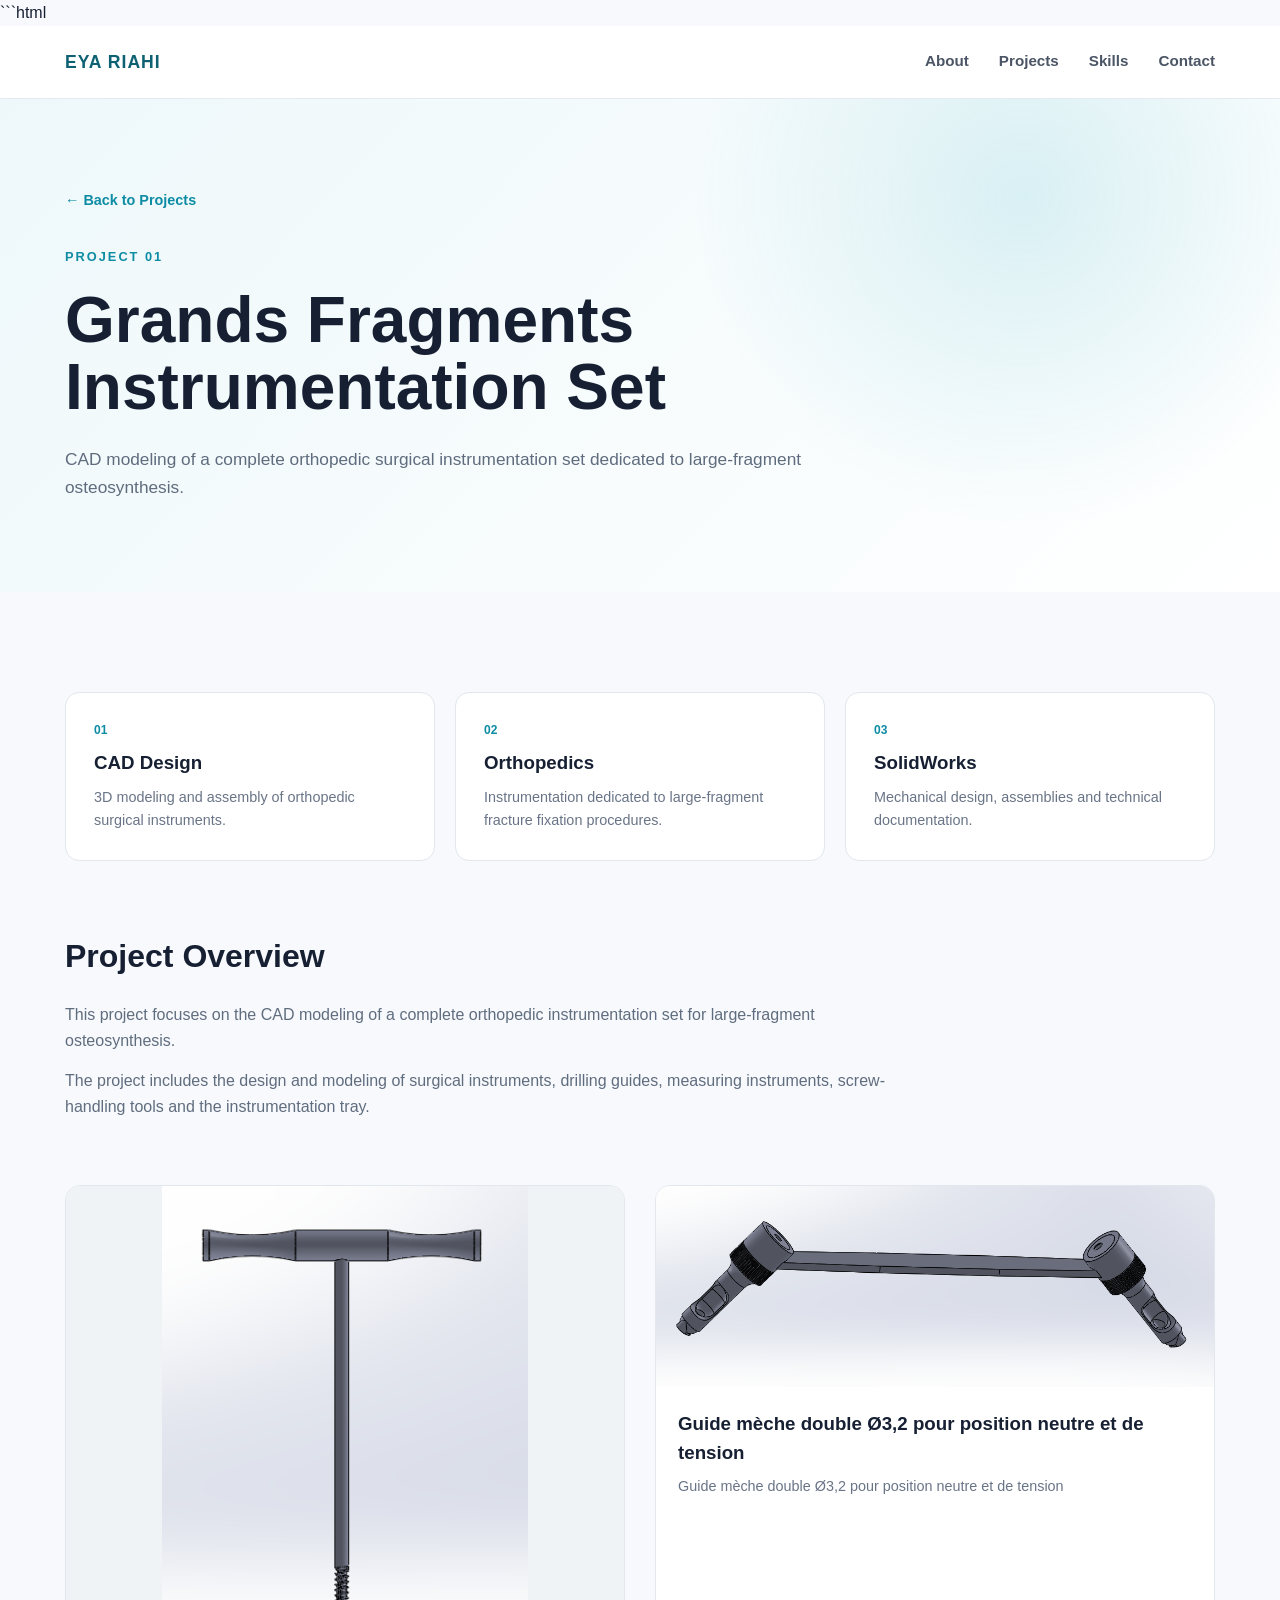
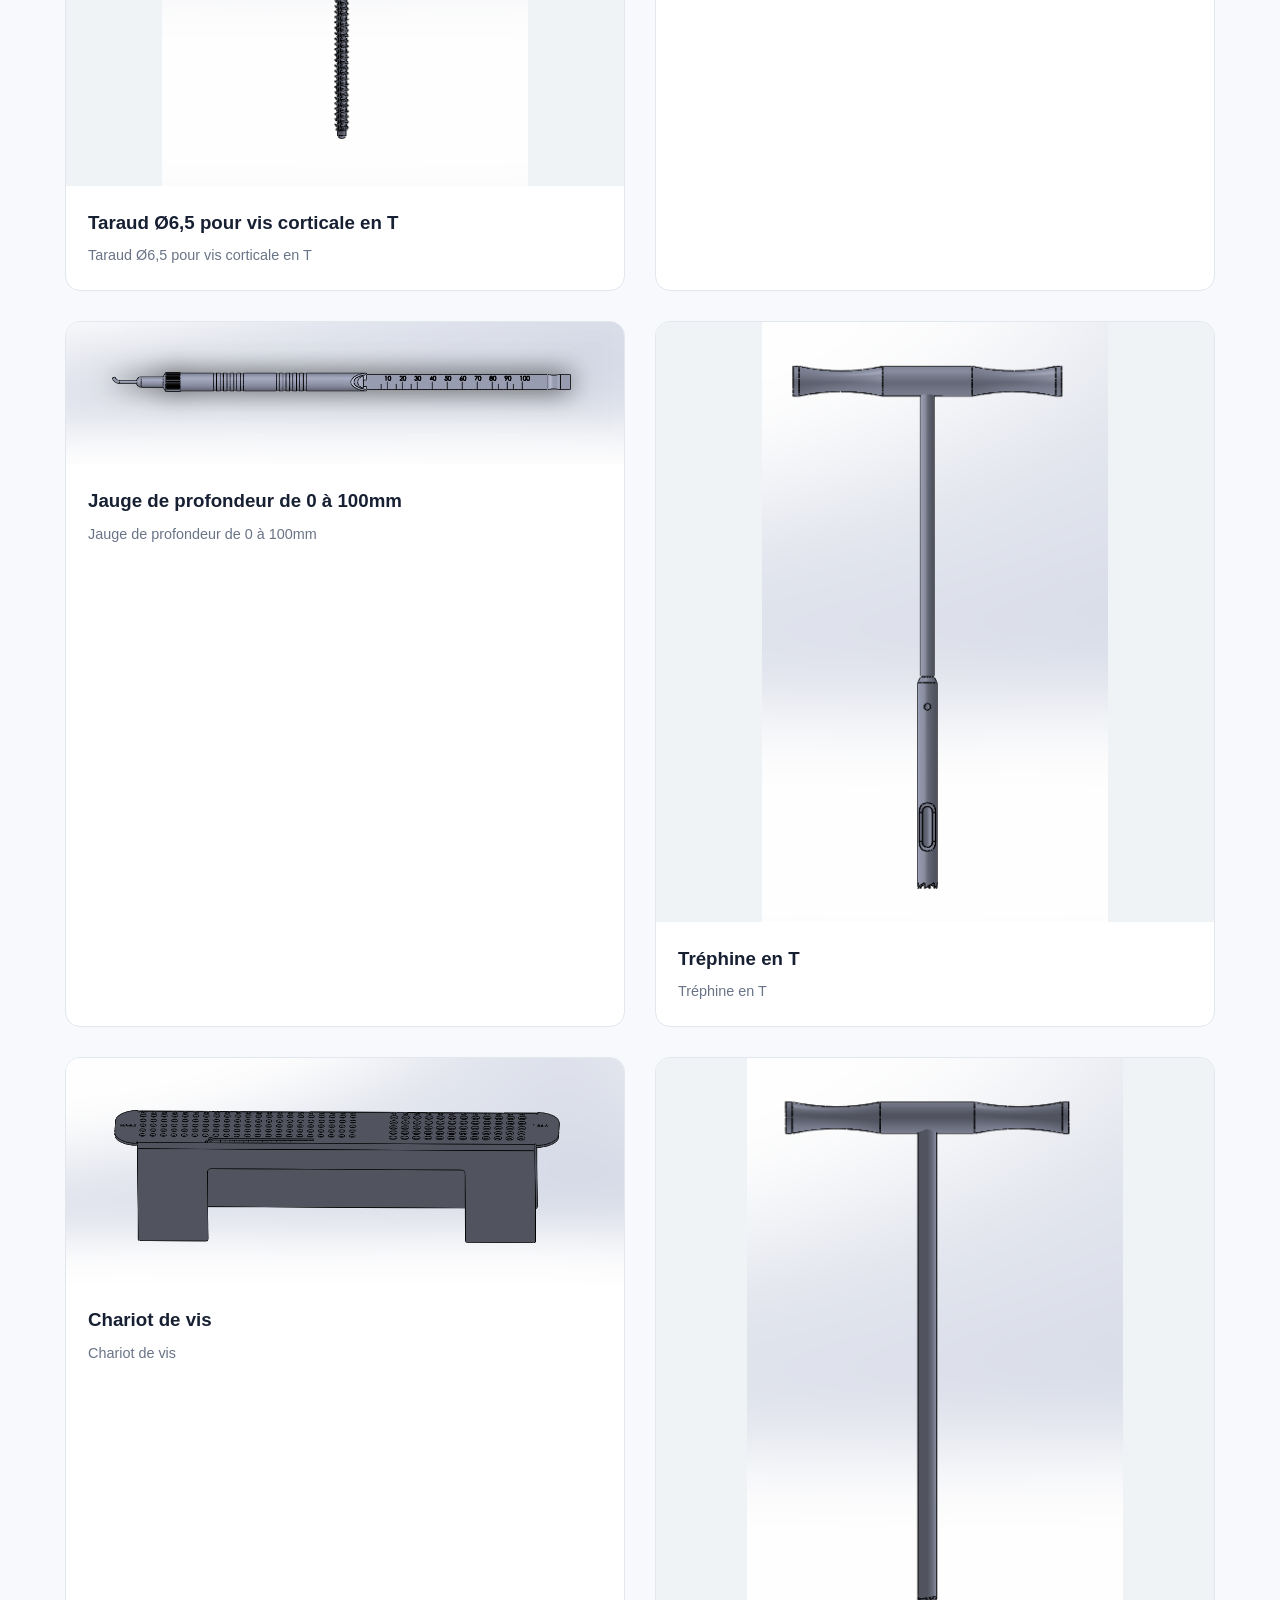
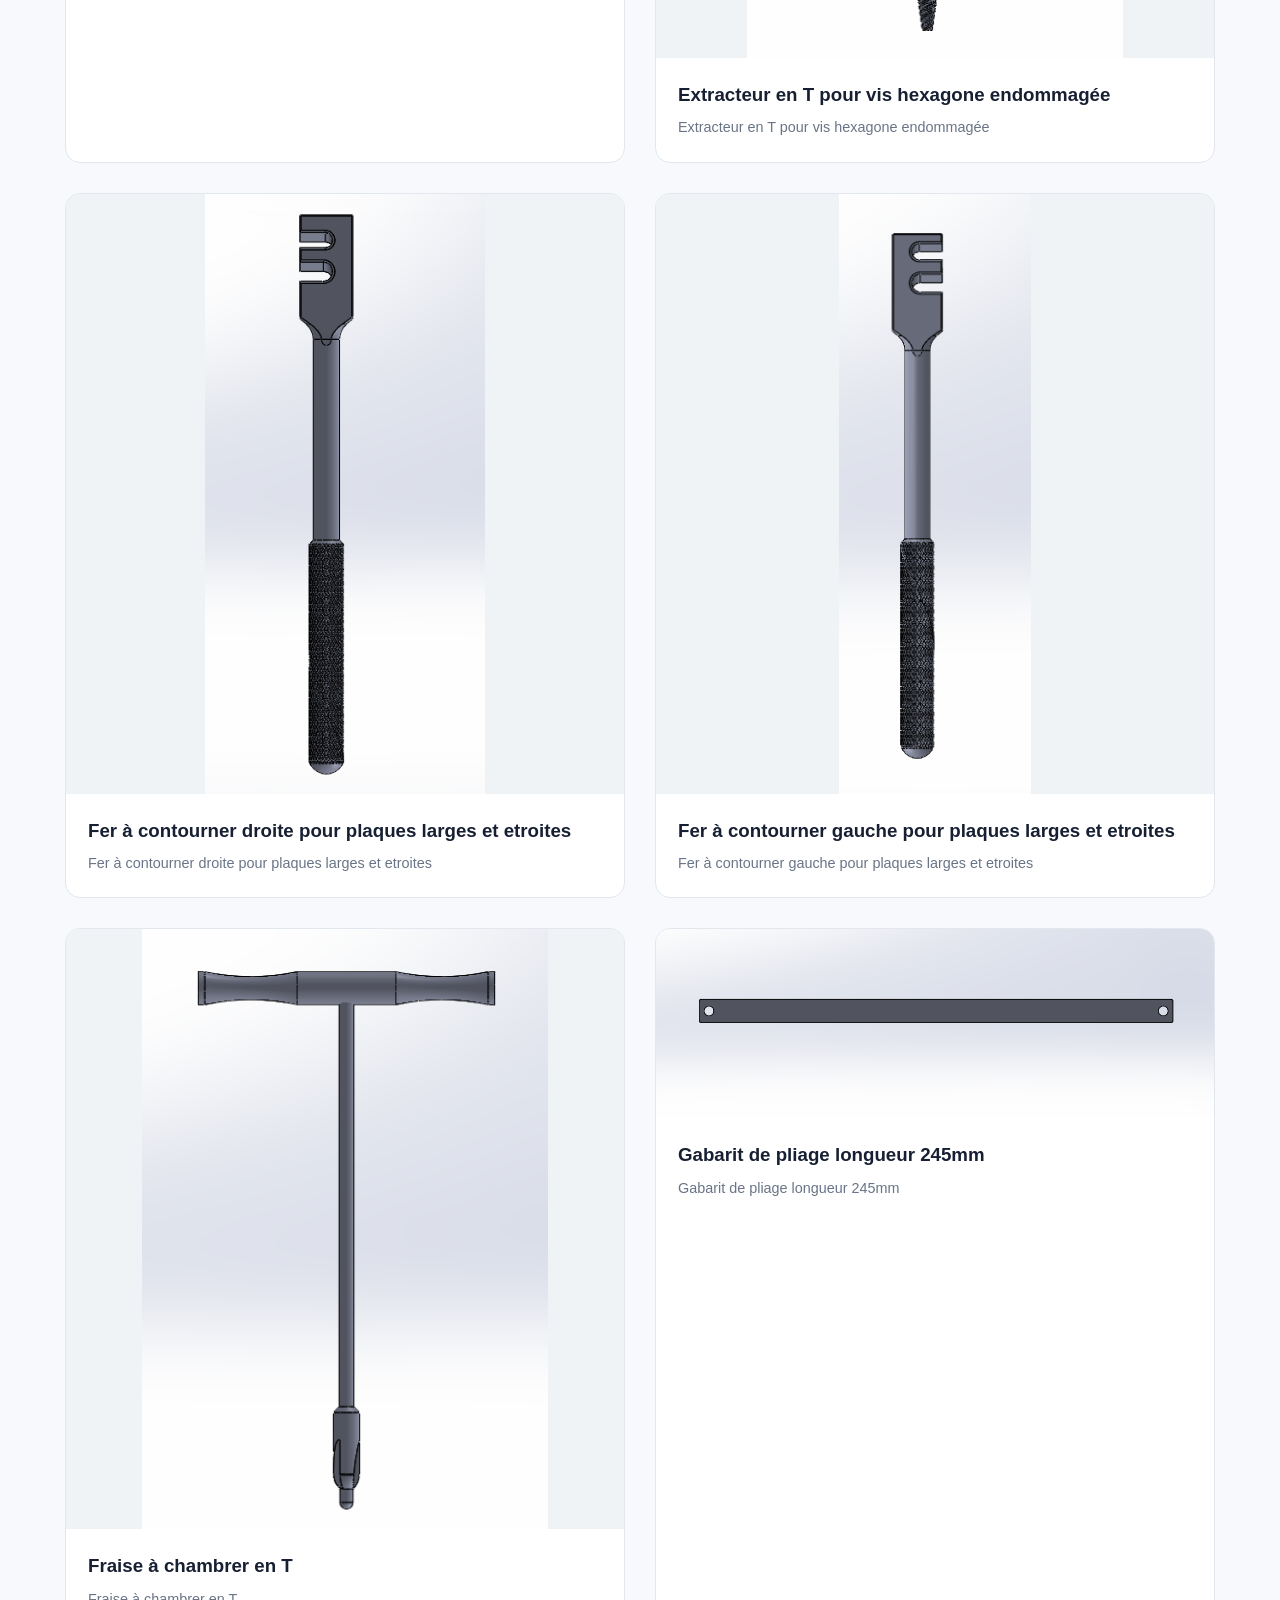
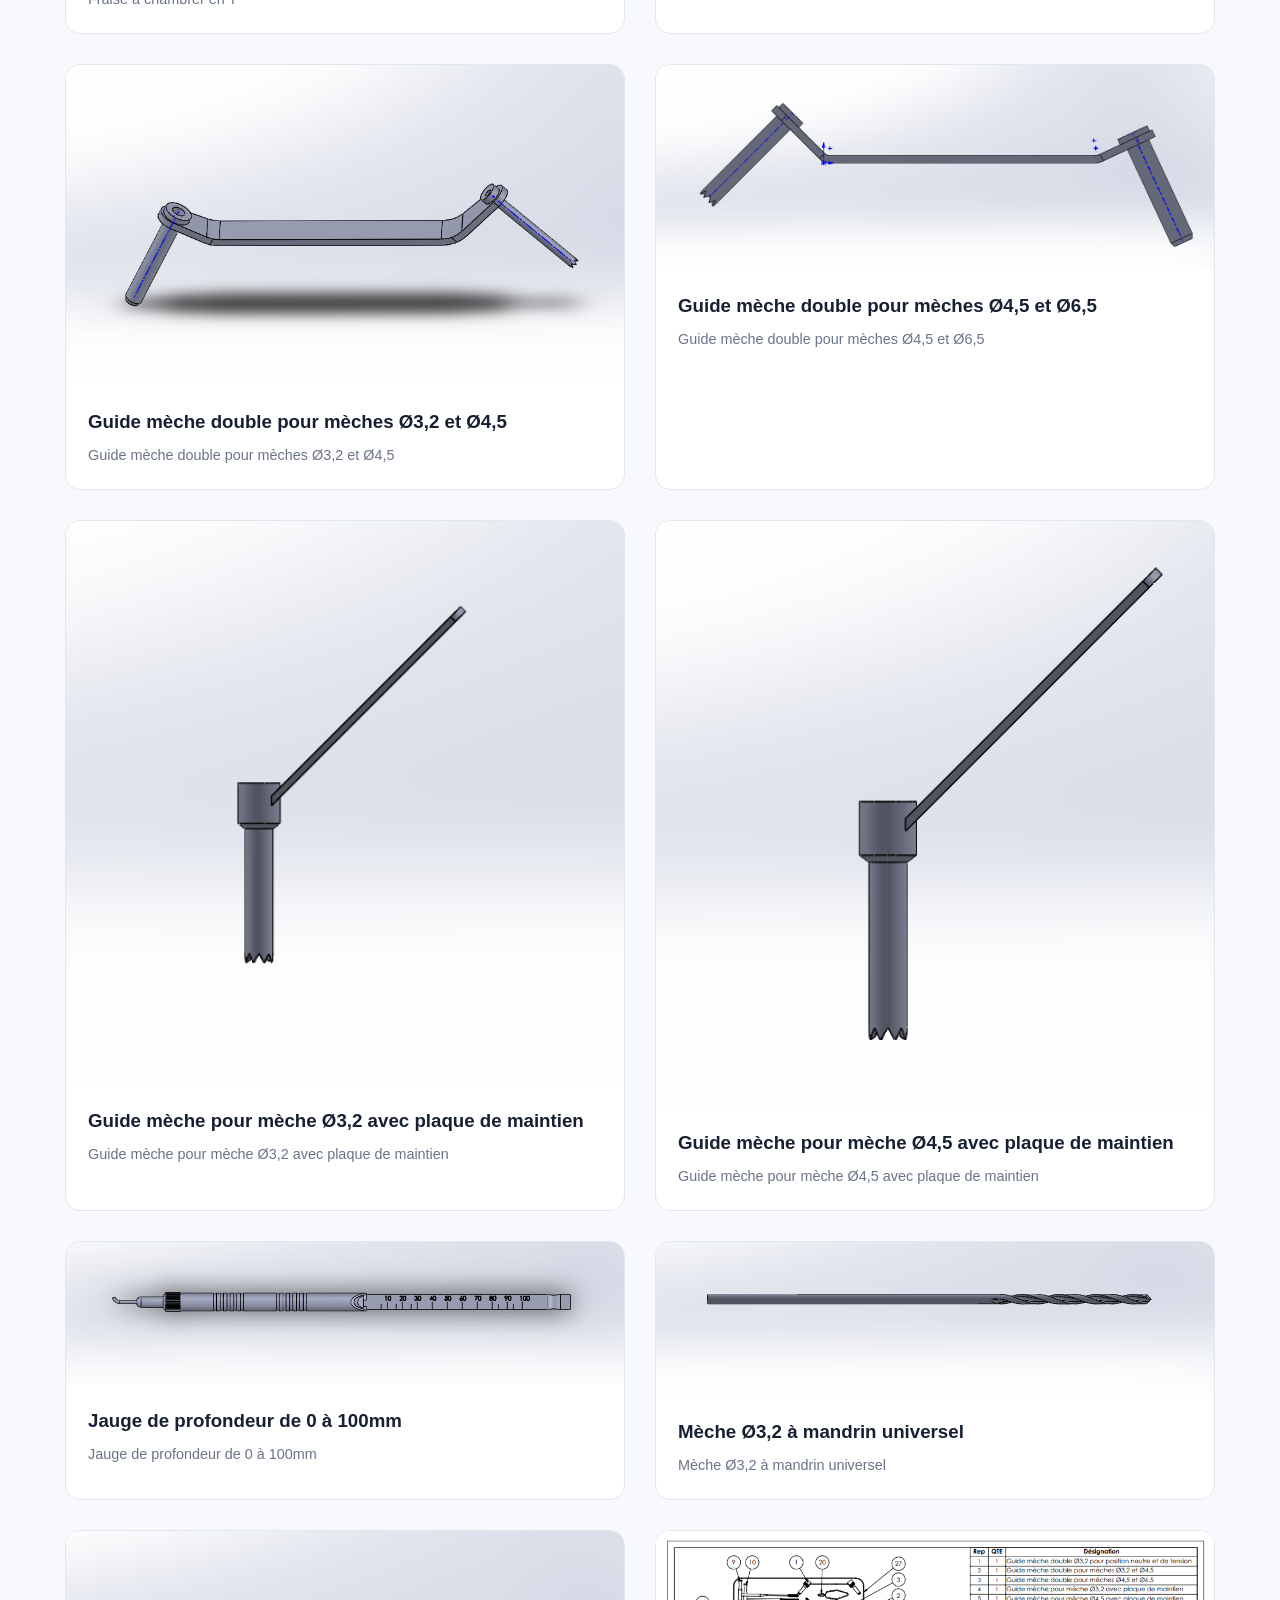
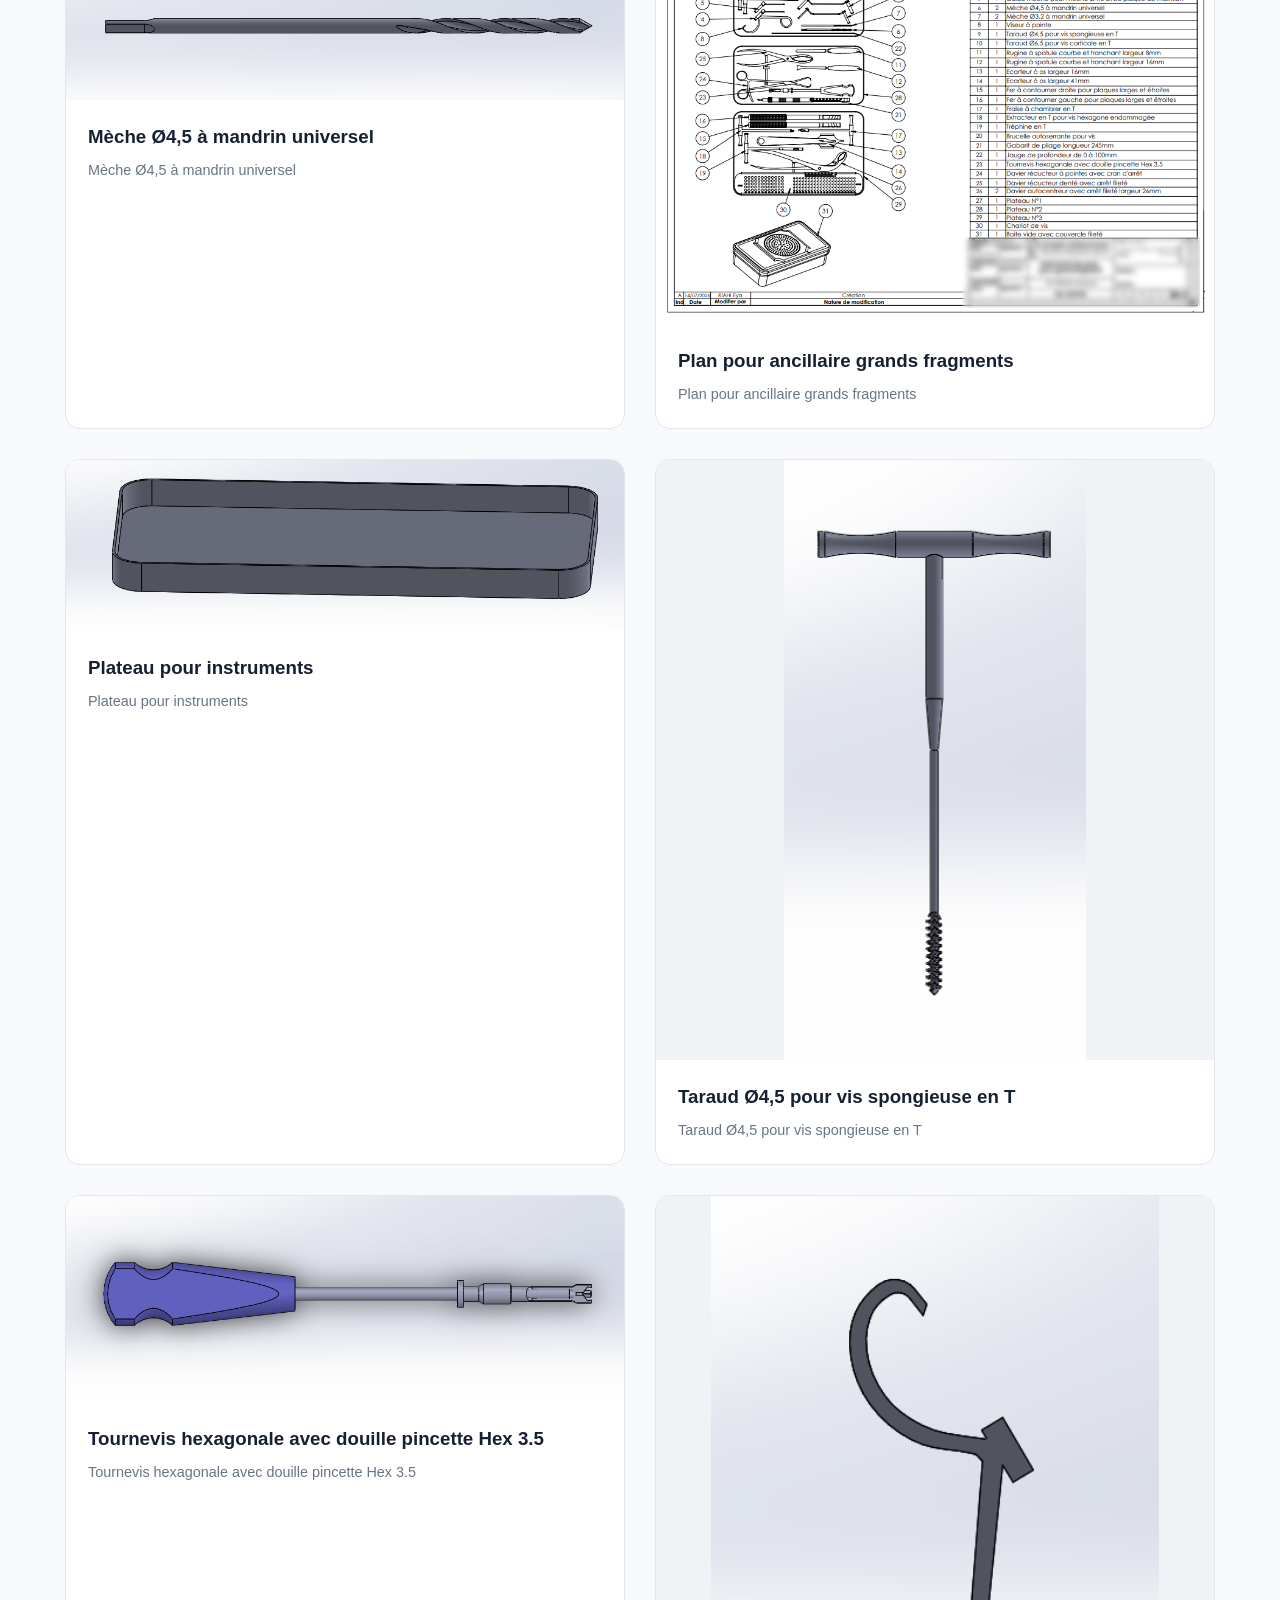
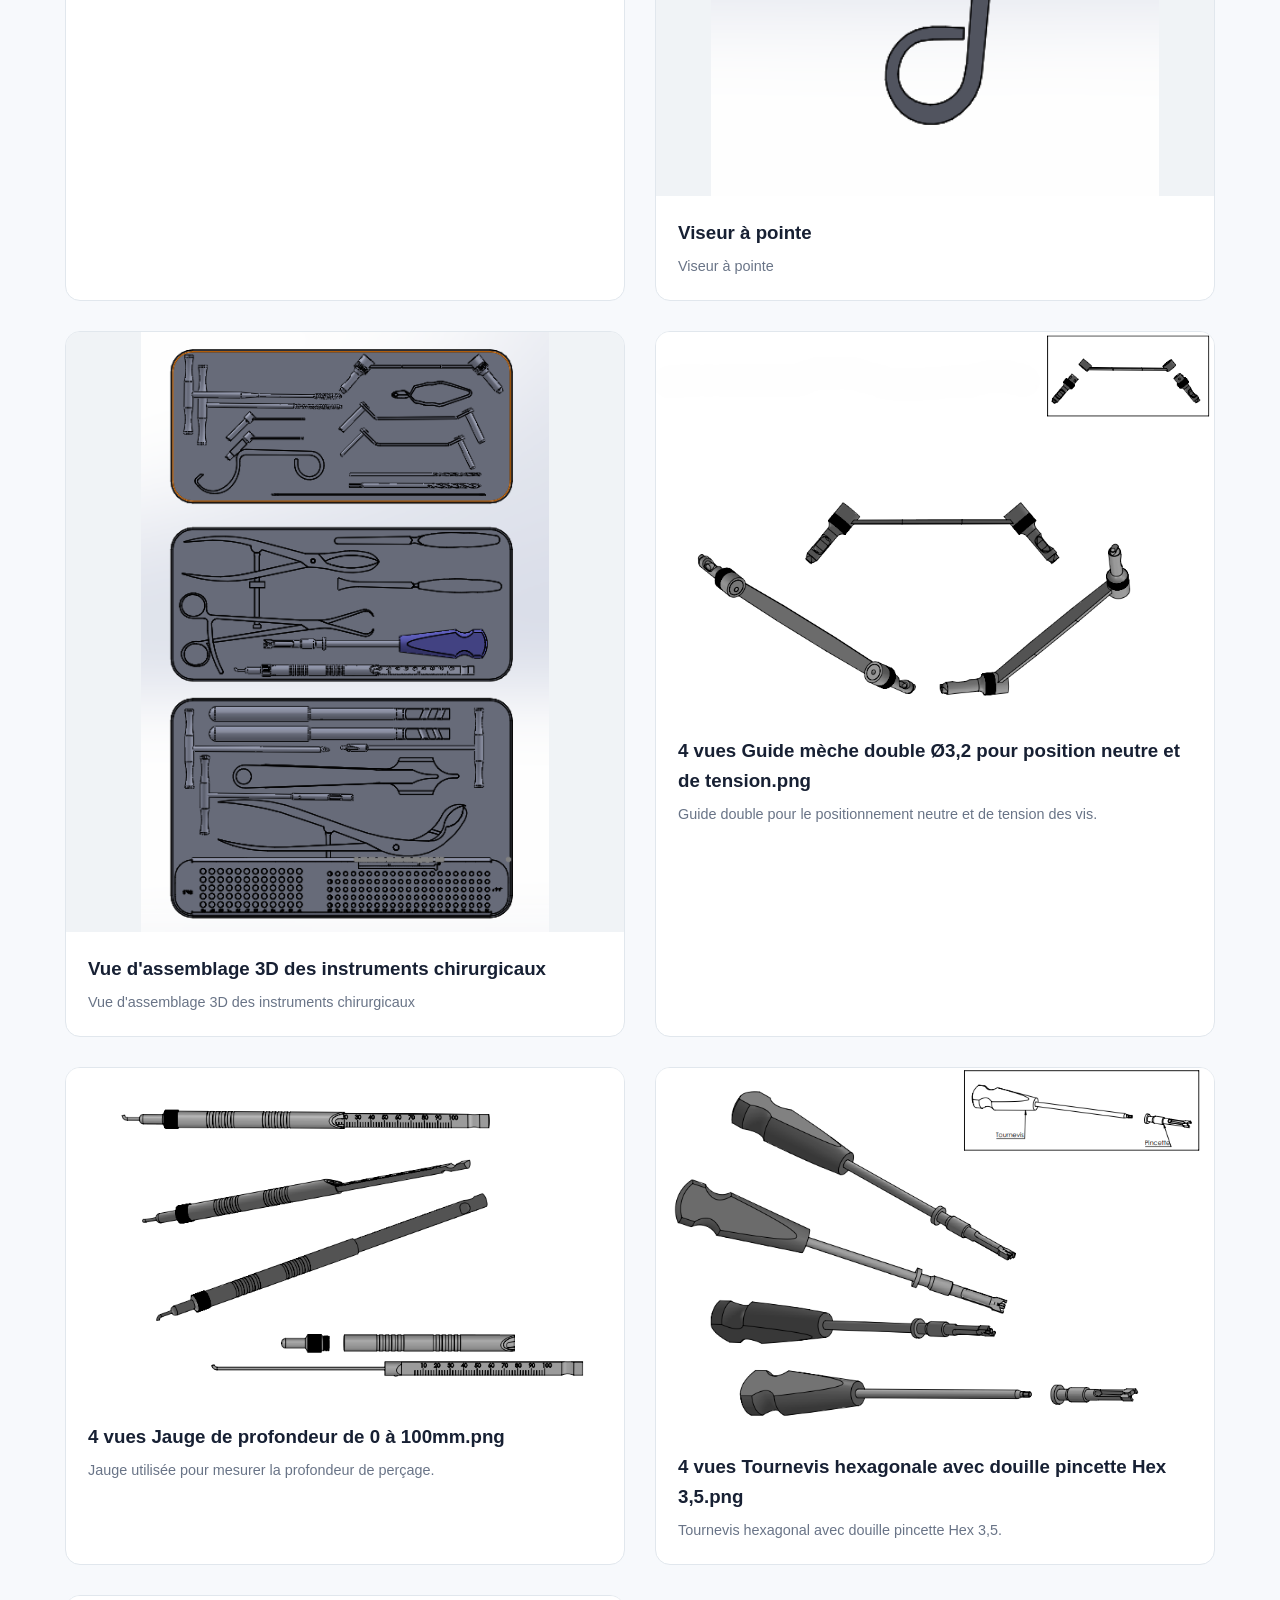
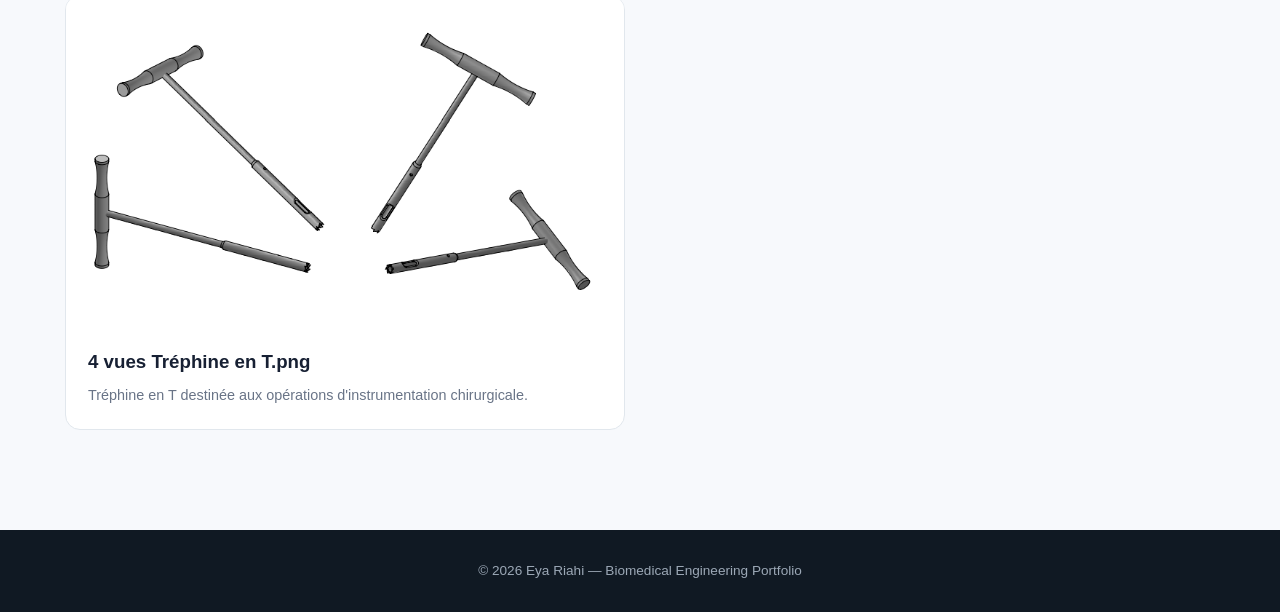
<file: projects/grands-fragments.html>
```html
<!DOCTYPE html>
<html lang="en">

<head>
    <meta charset="UTF-8">
    <meta name="viewport" content="width=device-width, initial-scale=1.0">

    <title>Grands Fragments Instrumentation Set | Eya Riahi</title>

    <link rel="stylesheet" href="../style.css">
</head>

<body>

<header class="navbar">

    <div class="container nav-container">

        <a href="../index.html" class="logo">
            EYA RIAHI
        </a>

        <nav>
            <a href="../index.html#about">About</a>
            <a href="../index.html#projects">Projects</a>
            <a href="../index.html#skills">Skills</a>
            <a href="../index.html#contact">Contact</a>
        </nav>

    </div>

</header>


<main>

<!-- =========================
     PROJECT HERO
========================= -->

<section class="project-hero">

    <div class="container">

        <a href="../index.html#projects" class="back-link">
            ← Back to Projects
        </a>

        <p class="hero-tag">PROJECT 01</p>

        <h1>Grands Fragments Instrumentation Set</h1>

        <p class="project-hero-description">
            CAD modeling of a complete orthopedic surgical instrumentation
            set dedicated to large-fragment osteosynthesis.
        </p>

    </div>

</section>


<!-- =========================
     PROJECT INFORMATION
========================= -->

<section class="section">

<div class="container">

    <div class="project-info-grid">

        <div class="project-info-card">

            <span>01</span>

            <h3>CAD Design</h3>

            <p>
                3D modeling and assembly of orthopedic surgical instruments.
            </p>

        </div>


        <div class="project-info-card">

            <span>02</span>

            <h3>Orthopedics</h3>

            <p>
                Instrumentation dedicated to large-fragment
                fracture fixation procedures.
            </p>

        </div>


        <div class="project-info-card">

            <span>03</span>

            <h3>SolidWorks</h3>

            <p>
                Mechanical design, assemblies and technical documentation.
            </p>

        </div>

    </div>


    <!-- =========================
         PROJECT DESCRIPTION
    ========================= -->

    <div class="project-description">

        <h2>Project Overview</h2>

        <p>
            This project focuses on the CAD modeling of a complete
            orthopedic instrumentation set for large-fragment
            osteosynthesis.
        </p>

        <p>
            The project includes the design and modeling of surgical
            instruments, drilling guides, measuring instruments,
            screw-handling tools and the instrumentation tray.
        </p>

    </div>


    <!-- =========================
         GALLERY
    ========================= -->

    <div class="gallery">


        <!-- 01 -->
        <div class="gallery-item">

            <img
                src="../images/grands-fragments/Taraud Ø6,5 pour vis corticale en T.png"
                alt="Taraud Ø6,5 pour vis corticale en T">

            <div class="gallery-caption">

                <h3>
                    Taraud Ø6,5 pour vis corticale en T
                </h3>

                <p>
                    Taraud Ø6,5 pour vis corticale en T
                </p>

            </div>

        </div>


        <!-- 02 -->
        <div class="gallery-item">

            <img
                src="../images/grands-fragments/Guide mèche double Ø3,2 pour position neutre et de tension.png"
                alt="Guide mèche double Ø3,2 pour position neutre et de tension">

            <div class="gallery-caption">

                <h3>
                    Guide mèche double Ø3,2 pour position neutre et de tension
                </h3>

                <p>
                    Guide mèche double Ø3,2 pour position neutre et de tension
                </p>

            </div>

        </div>


        <!-- 03 -->
        <div class="gallery-item">

            <img
                src="../images/grands-fragments/Jauge de profondeur de 0 à 100mm.png"
                alt="Jauge de profondeur de 0 a 100mm">

            <div class="gallery-caption">

                <h3>
                    Jauge de profondeur de 0 à 100mm
                </h3>

                <p>
                    Jauge de profondeur de 0 à 100mm
                </p>

            </div>

        </div>



        <!-- 05 -->
        <div class="gallery-item">

            <img
                src="../images/grands-fragments/Tréphine en T.png"
                alt="Trephine en T">

            <div class="gallery-caption">

                <h3>
                    Tréphine en T
                </h3>

                <p>
                    Tréphine en T
                </p>

            </div>

        </div>


        <!-- 06 -->
        <div class="gallery-item">

            <img
                src="../images/grands-fragments/Chariot de vis.png"
                alt="Chariot de vis">

            <div class="gallery-caption">

                <h3>
                    Chariot de vis
                </h3>

                <p>
                    Chariot de vis
                </p>

            </div>

        </div>


        <!-- 07 -->
        <div class="gallery-item">

            <img
                src="../images/grands-fragments/Extracteur en T pour vis hexagone endommagée.png"
                alt="Extracteur en T pour vis hexagone endommagée">

            <div class="gallery-caption">

                <h3>
                    Extracteur en T pour vis hexagone endommagée
                </h3>

                <p>
                    Extracteur en T pour vis hexagone endommagée
                </p>

            </div>

        </div>


        <!-- 08 -->
        <div class="gallery-item">

            <img
                src="../images/grands-fragments/Fer à contourner droite pour plaques larges et etroites.png"
                alt="Fer a contourner droite pour plaques larges et etroites">

            <div class="gallery-caption">

                <h3>
                    Fer à contourner droite pour plaques larges et etroites
                </h3>

                <p>
                    Fer à contourner droite pour plaques larges et etroites
                </p>

            </div>

        </div>


        <!-- 09 -->
        <div class="gallery-item">

            <img
                src="../images/grands-fragments/Fer à contourner gauche pour plaques larges et etroites.png"
                alt="Fer à contourner gauche pour plaques larges et etroites">

            <div class="gallery-caption">

                <h3>
                    Fer à contourner gauche pour plaques larges et etroites
                </h3>

                <p>
                    Fer à contourner gauche pour plaques larges et etroites
                </p>

            </div>

        </div>


        <!-- 10 -->
        <div class="gallery-item">

            <img
                src="../images/grands-fragments/Fraise à chambrer en T.png"
                alt="Fraise à chambrer en T">

            <div class="gallery-caption">

                <h3>
                    Fraise à chambrer en T
                </h3>

                <p>
                    Fraise à chambrer en T
                </p>

            </div>

        </div>


        <!-- 11 -->
        <div class="gallery-item">

            <img
                src="../images/grands-fragments/Gabarit de pliage longueur 245mm.png"
                alt="Gabarit de pliage longueur 245mm">

            <div class="gallery-caption">

                <h3>
                    Gabarit de pliage longueur 245mm
                </h3>

                <p>
                    Gabarit de pliage longueur 245mm
                </p>

            </div>

        </div>


        <!-- 12 -->
        <div class="gallery-item">

            <img
                src="../images/grands-fragments/Guide mèche double pour mèches Ø3,2 et Ø4,5.png"
                alt="Guide mèche double pour mèches Ø3,2 et Ø4,5">

            <div class="gallery-caption">

                <h3>
                    Guide mèche double pour mèches Ø3,2 et Ø4,5
                </h3>

                <p>
                    Guide mèche double pour mèches Ø3,2 et Ø4,5
                </p>

            </div>

        </div>


        <!-- 13 -->
        <div class="gallery-item">

            <img
                src="../images/grands-fragments/Guide mèche double pour mèches Ø4,5 et Ø6,5.png"
                alt="Guide mèche double pour mèches Ø4,5 et Ø6,5">

            <div class="gallery-caption">

                <h3>
                    Guide mèche double pour mèches Ø4,5 et Ø6,5
                </h3>

                <p>
                    Guide mèche double pour mèches Ø4,5 et Ø6,5
                </p>

            </div>

        </div>


        <!-- 14 -->
        <div class="gallery-item">

            <img
                src="../images/grands-fragments/Guide mèche pour mèche Ø3,2 avec plaque de maintien.png"
                alt="Guide mèche pour mèche Ø3,2 avec plaque de maintien">

            <div class="gallery-caption">

                <h3>
                    Guide mèche pour mèche Ø3,2 avec plaque de maintien
                </h3>

                <p>
                    Guide mèche pour mèche Ø3,2 avec plaque de maintien
                </p>

            </div>

        </div>


        <!-- 15 -->
        <div class="gallery-item">

            <img
                src="../images/grands-fragments/Guide mèche pour mèche Ø4,5 avec plaque de maintien.png"
                alt="Guide mèche pour mèche Ø4,5 avec plaque de maintien">

            <div class="gallery-caption">

                <h3>
                    Guide mèche pour mèche Ø4,5 avec plaque de maintien
                </h3>

                <p>
                    Guide mèche pour mèche Ø4,5 avec plaque de maintien
                </p>

            </div>

        </div>


        <!-- 16 -->
        <div class="gallery-item">

            <img
                src="../images/grands-fragments/Jauge de profondeur de 0 à 100mm.png"
                alt="Jauge de profondeur de 0 à 100mm">

            <div class="gallery-caption">

                <h3>
                    Jauge de profondeur de 0 à 100mm
                </h3>

                <p>
                    Jauge de profondeur de 0 à 100mm
                </p>

            </div>

        </div>


        <!-- 17 -->
        <div class="gallery-item">

            <img
                src="../images/grands-fragments/Mèche Ø3,2 à mandrin universel.png"
                alt="Mèche Ø3,2 à mandrin universel">

            <div class="gallery-caption">

                <h3>
                    Mèche Ø3,2 à mandrin universel
                </h3>

                <p>
                    Mèche Ø3,2 à mandrin universel
                </p>

            </div>

        </div>


        <!-- 18 -->
        <div class="gallery-item">

            <img
                src="../images/grands-fragments/Mèche Ø4,5 à mandrin universel.png"
                alt="Mèche Ø4,5 à mandrin universel">

            <div class="gallery-caption">

                <h3>
                    Mèche Ø4,5 à mandrin universel
                </h3>

                <p>
                    Mèche Ø4,5 à mandrin universel
                </p>

            </div>

        </div>


        <!-- 19 -->
        <div class="gallery-item">

            <img
                src="../images/grands-fragments/Plan pour ancillaire grands fragments.png"
                alt="Plan pour ancillaire grands fragments">

            <div class="gallery-caption">

                <h3>
                    Plan pour ancillaire grands fragments
                </h3>

                <p>
                    Plan pour ancillaire grands fragments
                </p>

            </div>

        </div>


        <!-- 20 -->
        <div class="gallery-item">

            <img
                src="../images/grands-fragments/Plateau pour instruments.png"
                alt="Plateau pour instruments">

            <div class="gallery-caption">

                <h3>
                    Plateau pour instruments
                </h3>

                <p>
                    Plateau pour instruments
                </p>

            </div>

        </div>


        <!-- 21 -->
        <div class="gallery-item">

            <img
                src="../images/grands-fragments/Taraud Ø4,5 pour vis spongieuse en T.png"
                alt="Taraud Ø4,5 pour vis spongieuse en T">

            <div class="gallery-caption">

                <h3>
                    Taraud Ø4,5 pour vis spongieuse en T
                </h3>

                <p>
                    Taraud Ø4,5 pour vis spongieuse en T
                </p>

            </div>

        </div>


        <!-- 22 -->
        <div class="gallery-item">

            <img
                src="../images/grands-fragments/Tournevis hexagonale avec douille pincette Hex 3.5.png"
                alt="Tournevis hexagonale avec douille pincette Hex 3.5">

            <div class="gallery-caption">

                <h3>
                    Tournevis hexagonale avec douille pincette Hex 3.5
                </h3>

                <p>
                    Tournevis hexagonale avec douille pincette Hex 3.5
                </p>

            </div>

        </div>


    


        <!-- 24 -->
        <div class="gallery-item">

            <img
                src="../images/grands-fragments/Viseur à pointe.png"
                alt="Viseur à pointe">

            <div class="gallery-caption">

                <h3>
                    Viseur à pointe
                </h3>

                <p>
                    Viseur à pointe
                </p>

            </div>

        </div>


        <!-- 25 : IMAGE PRINCIPALE -->

        <div class="gallery-item">

            <img
                src="../images/grands-fragments/Vue d’assemblage 3D des instruments chirurgicaux.png"
                alt="Vue d'assemblage 3D des instruments chirurgicaux">

            <div class="gallery-caption">

                <h3>
                    Vue d'assemblage 3D des instruments chirurgicaux
                </h3>

                <p>
                    Vue d'assemblage 3D des instruments chirurgicaux
                </p>

            </div>

        </div>

        <div class="gallery-item">
            <img src="../images/grands-fragments/4 vues Guide mèche double Ø3,2 pour position neutre et de tension.png"
                alt="4 vues Guide mèche double Ø3,2 pour position neutre et de tension">
            <div class="gallery-caption">
                <h3>4 vues Guide mèche double Ø3,2 pour position neutre et de tension.png</h3>
                <p>Guide double pour le positionnement neutre et de tension des vis.</p>
            </div>
        </div>
        <div class="gallery-item">
            <img src="../images/grands-fragments/4 vues Jauge de profondeur de 0 à 100mm.png"
                alt="4 vues Jauge de profondeur de 0 à 100mm">
            <div class="gallery-caption">
                <h3>4 vues Jauge de profondeur de 0 à 100mm.png</h3>
                <p>Jauge utilisée pour mesurer la profondeur de perçage.</p>
            </div>
        </div>
        <div class="gallery-item">
            <img src="../images/grands-fragments/4 vues Tournevis hexagonale avec douille pincette Hex 3,5.png"
                alt="4 vues Tournevis hexagonale avec douille pincette Hex 3,5">
            <div class="gallery-caption">
                <h3>4 vues Tournevis hexagonale avec douille pincette Hex 3,5.png</h3>
                <p>Tournevis hexagonal avec douille pincette Hex 3,5.</p>
            </div>
        </div>
        <div class="gallery-item">
            <img src="../images/grands-fragments/4 vues Tréphine en T.png"
         alt="4 vues Tréphine en T">
            <div class="gallery-caption">
                <h3>4 vues Tréphine en T.png</h3>
                <p>Tréphine en T destinée aux opérations d'instrumentation chirurgicale.</p>
            </div>
        </div>
    </div>
</div>

</section>

</main>


<footer class="footer">

    <div class="container">

        <p>
            © 2026 Eya Riahi — Biomedical Engineering Portfolio
        </p>

    </div>

</footer>


</body>
</html>
</file>
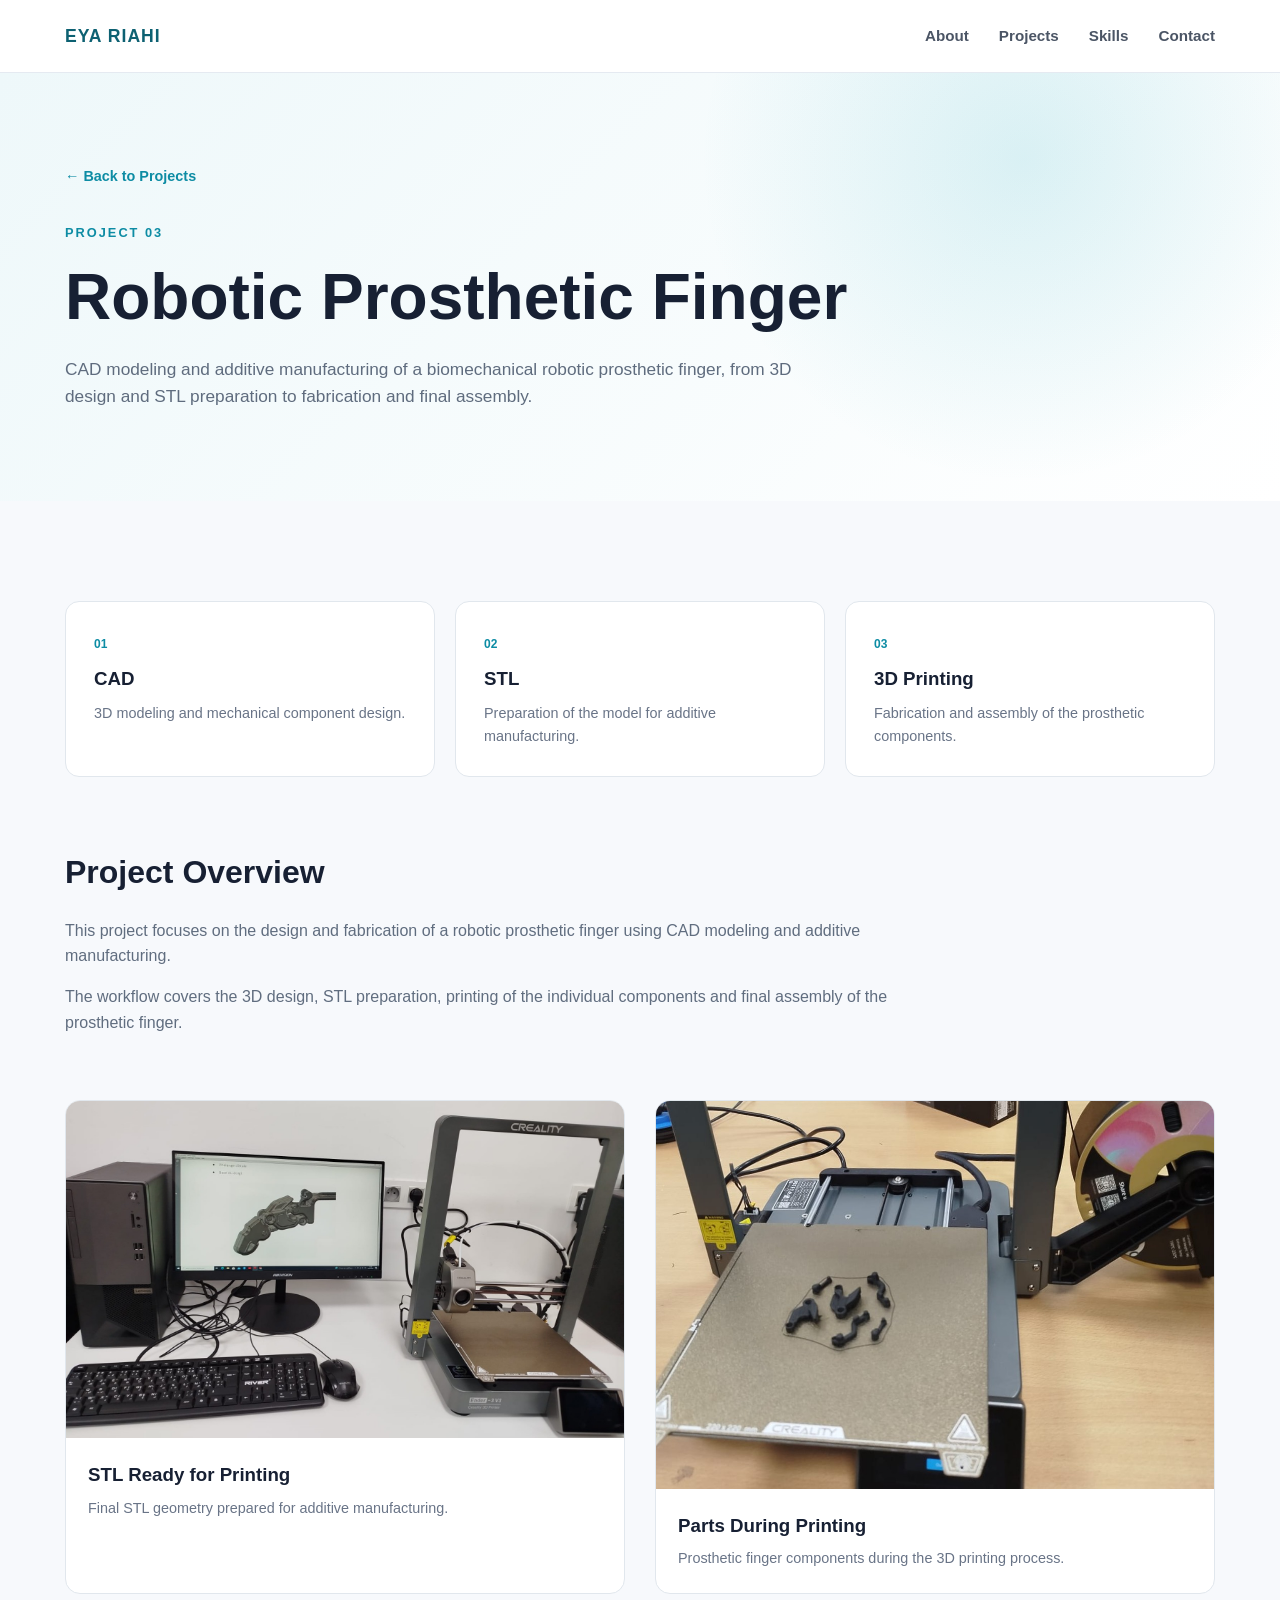
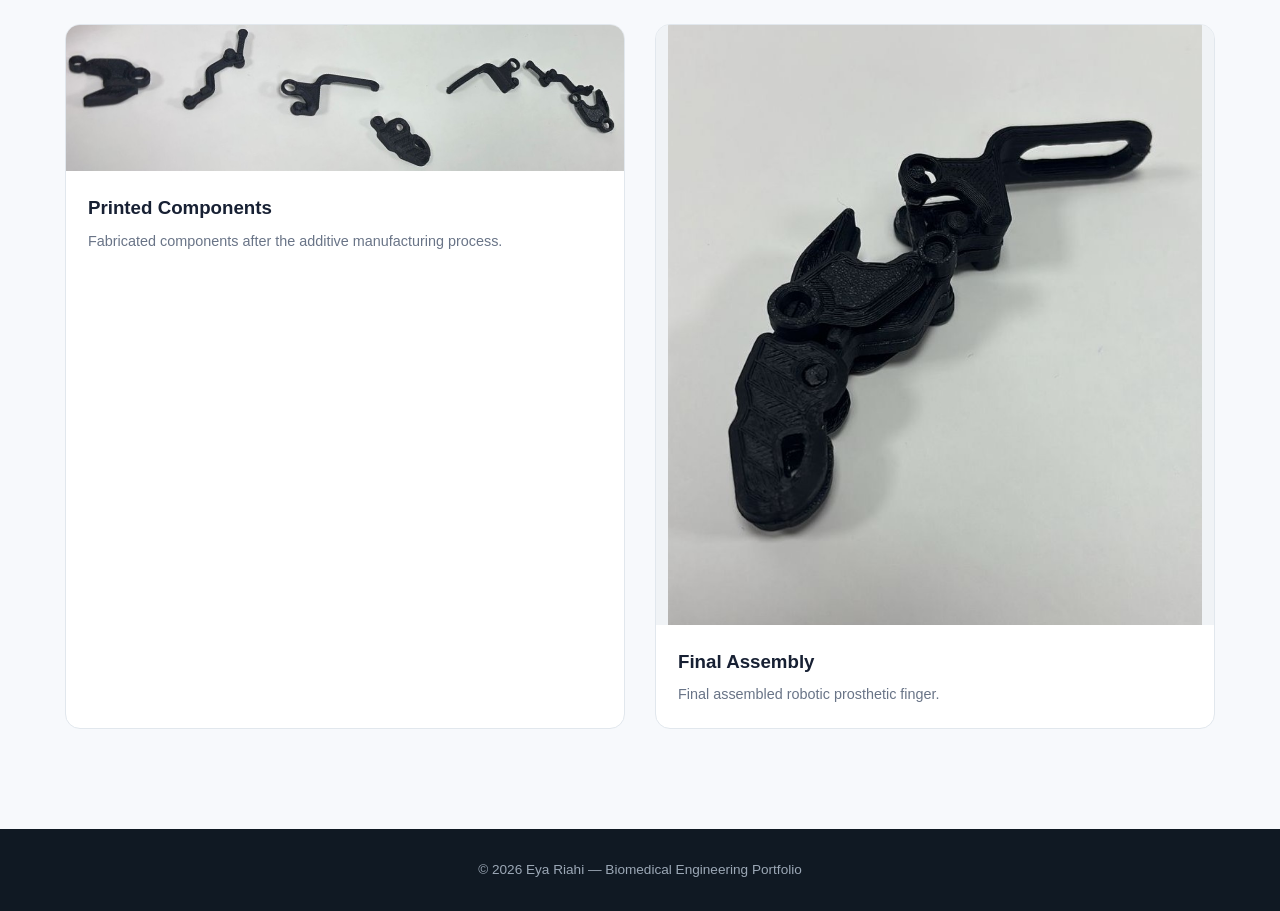
<file: projects/prosthetic-finger.html>
<!DOCTYPE html>
<html lang="en">
<head>

    <meta charset="UTF-8">
    <meta name="viewport" content="width=device-width, initial-scale=1.0">

    <title>Robotic Prosthetic Finger | Eya Riahi</title>

    <link rel="stylesheet" href="../style.css">

</head>

<body>


<header class="navbar">

    <div class="container nav-container">

        <a href="../index.html" class="logo">
            EYA RIAHI
        </a>

        <nav>
            <a href="../index.html#about">About</a>
            <a href="../index.html#projects">Projects</a>
            <a href="../index.html#skills">Skills</a>
            <a href="../index.html#contact">Contact</a>
        </nav>

    </div>

</header>


<main>


<section class="project-hero">

    <div class="container">

        <a href="../index.html#projects" class="back-link">
            ← Back to Projects
        </a>

        <p class="hero-tag">PROJECT 03</p>

        <h1>Robotic Prosthetic Finger</h1>

        <p class="project-hero-description">
            CAD modeling and additive manufacturing of a biomechanical
            robotic prosthetic finger, from 3D design and STL preparation
            to fabrication and final assembly.
        </p>

    </div>

</section>


<section class="section">

<div class="container">


    <div class="project-info-grid">

        <div class="project-info-card">

            <span>01</span>

            <h3>CAD</h3>

            <p>
                3D modeling and mechanical component design.
            </p>

        </div>


        <div class="project-info-card">

            <span>02</span>

            <h3>STL</h3>

            <p>
                Preparation of the model for additive manufacturing.
            </p>

        </div>


        <div class="project-info-card">

            <span>03</span>

            <h3>3D Printing</h3>

            <p>
                Fabrication and assembly of the prosthetic components.
            </p>

        </div>

    </div>



    <div class="project-description">

        <h2>Project Overview</h2>

        <p>
            This project focuses on the design and fabrication of a
            robotic prosthetic finger using CAD modeling and additive
            manufacturing.
        </p>

        <p>
            The workflow covers the 3D design, STL preparation,
            printing of the individual components and final assembly
            of the prosthetic finger.
        </p>

    </div>



    <div class="gallery">


        <!-- IMAGE 1 -->

        <div class="gallery-item">

            <img
                src="../images/prosthetic-finger/STL pret à etre imprimé.jpeg"
                alt="STL model ready for 3D printing">

            <div class="gallery-caption">

                <h3>STL Ready for Printing</h3>

                <p>
                    Final STL geometry prepared for additive manufacturing.
                </p>

            </div>

        </div>



        <!-- IMAGE 2 -->

        <div class="gallery-item">

            <img
                src="../images/prosthetic-finger/pieces en impression .jpeg"
                alt="Prosthetic finger components during printing">

            <div class="gallery-caption">

                <h3>Parts During Printing</h3>

                <p>
                    Prosthetic finger components during the 3D printing process.
                </p>

            </div>

        </div>



        <!-- IMAGE 3 -->

        <div class="gallery-item">

            <img
                src="../images/prosthetic-finger/pierces imprimées.jpeg"
                alt="Printed prosthetic finger components">

            <div class="gallery-caption">

                <h3>Printed Components</h3>

                <p>
                    Fabricated components after the additive manufacturing process.
                </p>

            </div>

        </div>



        <!-- IMAGE 4 -->

        <div class="gallery-item">

            <img
                src="../images/prosthetic-finger/doigt final assemblé.jpeg"
                alt="Final assembled robotic prosthetic finger">

            <div class="gallery-caption">

                <h3>Final Assembly</h3>

                <p>
                    Final assembled robotic prosthetic finger.
                </p>

            </div>

        </div>


    </div>

</div>

</section>

</main>


<footer class="footer">

    <div class="container">

        <p>
            © 2026 Eya Riahi — Biomedical Engineering Portfolio
        </p>

    </div>

</footer>


</body>
</html>
</file>
<file: style.css>
/* =========================
   GLOBAL
========================= */

* {
    margin: 0;
    padding: 0;
    box-sizing: border-box;
}

html {
    scroll-behavior: smooth;
}

body {
    font-family: Arial, Helvetica, sans-serif;
    background: #f7f9fc;
    color: #172033;
    line-height: 1.6;
}

a {
    text-decoration: none;
    color: inherit;
}

img {
    max-width: 100%;
    display: block;
}

.container {
    width: min(1150px, 90%);
    margin: auto;
}


/* =========================
   NAVBAR
========================= */

.navbar {
    position: sticky;
    top: 0;
    z-index: 1000;
    background: rgba(255, 255, 255, 0.96);
    border-bottom: 1px solid #e5eaf1;
    backdrop-filter: blur(10px);
}

.nav-container {
    min-height: 72px;
    display: flex;
    align-items: center;
    justify-content: space-between;
}

.logo {
    font-size: 1.1rem;
    font-weight: 800;
    letter-spacing: 1px;
    color: #0d6172;
}

.navbar nav {
    display: flex;
    gap: 30px;
}

.navbar nav a {
    font-size: 0.95rem;
    font-weight: 600;
    color: #4b5565;
    transition: 0.25s;
}

.navbar nav a:hover {
    color: #0d8ca4;
}


/* =========================
   HERO
========================= */

.hero {
    position: relative;
    overflow: hidden;
    padding: 120px 0;
    background:
        radial-gradient(
            circle at 80% 20%,
            rgba(34, 170, 190, 0.16),
            transparent 30%
        ),
        linear-gradient(135deg, #eef8fa, #ffffff);
}

.hero::after {
    content: "";
    position: absolute;
    width: 450px;
    height: 450px;
    border: 1px solid rgba(13, 140, 164, 0.15);
    border-radius: 50%;
    right: -180px;
    top: -180px;
}

.hero-content {
    position: relative;
    z-index: 2;
}

.hero-tag {
    color: #0d8ca4;
    font-size: 0.8rem;
    font-weight: 800;
    letter-spacing: 2px;
    margin-bottom: 20px;
}

.hero h1 {
    font-size: clamp(2.5rem, 6vw, 5rem);
    line-height: 1.05;
    max-width: 1000px;
    margin-bottom: 25px;
}

.hero h1 span {
    color: #0d8ca4;
}

.hero-description {
    max-width: 720px;
    color: #586477;
    font-size: 1.1rem;
    margin-bottom: 35px;
}

.hero-buttons {
    display: flex;
    gap: 15px;
    flex-wrap: wrap;
}

.btn {
    display: inline-block;
    padding: 13px 24px;
    border-radius: 8px;
    font-weight: 700;
    transition: 0.25s;
}

.btn-primary {
    background: #0d8ca4;
    color: white;
}

.btn-primary:hover {
    background: #096d80;
    transform: translateY(-2px);
}

.btn-secondary {
    border: 1px solid #cdd7e3;
    background: white;
    color: #263449;
}

.btn-secondary:hover {
    border-color: #0d8ca4;
    color: #0d8ca4;
}


/* =========================
   SECTIONS
========================= */

.section {
    padding: 100px 0;
}

.section-title {
    margin-bottom: 50px;
}

.section-title > p {
    color: #0d8ca4;
    font-size: 0.78rem;
    font-weight: 800;
    letter-spacing: 2px;
    margin-bottom: 8px;
}

.section-title h2 {
    font-size: clamp(2rem, 4vw, 3rem);
    line-height: 1.15;
}


/* =========================
   ABOUT
========================= */

.about-grid {
    display: grid;
    grid-template-columns: 1.4fr 1fr;
    gap: 60px;
    align-items: start;
}

.about-text p {
    color: #596579;
    margin-bottom: 20px;
    font-size: 1.03rem;
}

.about-card {
    padding: 30px;
    background: white;
    border: 1px solid #e4e9f0;
    border-radius: 16px;
    box-shadow: 0 15px 35px rgba(20, 35, 55, 0.06);
}

.about-item {
    padding: 20px 0;
    border-bottom: 1px solid #edf0f4;
}

.about-item:last-child {
    border-bottom: none;
}

.about-item strong {
    display: block;
    margin-bottom: 5px;
}

.about-item span {
    color: #718096;
    font-size: 0.92rem;
}


/* =========================
   PROJECTS
========================= */

.projects-section {
    background: #eef4f7;
}

.project-category {
    margin-bottom: 100px;
}

.project-category:last-child {
    margin-bottom: 0;
}

.project-category .section-title {
    margin-bottom: 35px;
}

.project-category .section-title h2 {
    font-size: clamp(1.7rem, 3vw, 2.5rem);
}

.projects-grid {
    display: grid;
    grid-template-columns: repeat(3, 1fr);
    gap: 25px;
}

.project-card {
    overflow: hidden;
    background: white;
    border: 1px solid #e0e7ee;
    border-radius: 16px;
    transition: 0.3s;
}

.project-card:hover {
    transform: translateY(-7px);
    box-shadow: 0 20px 40px rgba(20, 35, 55, 0.10);
}

.project-image {
    height: 270px;
    overflow: hidden;
    background: #edf1f5;
}

.project-image img {
    width: 100%;
    height: 100%;
    object-fit: cover;
    transition: 0.4s;
}

.project-card:hover .project-image img {
    transform: scale(1.04);
}

.project-content {
    padding: 25px;
}

.project-number {
    color: #0d8ca4;
    font-size: 0.75rem;
    font-weight: 800;
}

.project-content h3 {
    font-size: 1.35rem;
    margin: 8px 0 12px;
    line-height: 1.25;
}

.project-content p {
    color: #687487;
    font-size: 0.94rem;
    margin-bottom: 18px;
}

.project-tags {
    display: flex;
    flex-wrap: wrap;
    gap: 7px;
    margin-bottom: 20px;
}

.project-tags span {
    padding: 5px 9px;
    background: #edf8fa;
    color: #08758a;
    border-radius: 5px;
    font-size: 0.72rem;
    font-weight: 700;
}

.project-link {
    color: #0d8ca4;
    font-weight: 800;
    font-size: 0.9rem;
}


/* =========================
   PROJECT PLACEHOLDERS
========================= */

.project-placeholder {
    width: 100%;
    height: 100%;
    display: flex;
    align-items: center;
    justify-content: center;

    background:
        radial-gradient(
            circle at center,
            rgba(13, 140, 164, 0.12),
            transparent 60%
        ),
        #edf5f7;

    color: #0d8ca4;
    font-size: 4rem;
    font-weight: 800;
    letter-spacing: 3px;
}


/* =========================
   QUALITY INTRO
========================= */

.quality-intro {
    max-width: 850px;
    padding: 40px;
    background: white;
    border: 1px solid #e0e7ee;
    border-radius: 16px;
}

.quality-intro p {
    color: #687487;
    font-size: 1rem;
    margin-bottom: 25px;
}


/* =========================
   SKILLS
========================= */

.skills-grid {
    display: grid;
    grid-template-columns: repeat(3, 1fr);
    gap: 20px;
}

.skill-card {
    padding: 28px;
    background: white;
    border: 1px solid #e3e8ef;
    border-radius: 14px;
    transition: 0.25s;
}

.skill-card:hover {
    transform: translateY(-4px);
    border-color: #c7e5ea;
    box-shadow: 0 15px 30px rgba(20, 35, 55, 0.06);
}

.skill-card h3 {
    margin-bottom: 10px;
    font-size: 1.1rem;
}

.skill-card p {
    color: #697487;
    font-size: 0.92rem;
}


/* =========================
   CERTIFICATIONS
========================= */

.certifications-grid {
    display: grid;
    grid-template-columns: repeat(3, 1fr);
    gap: 25px;
}

.certification-card {
    overflow: hidden;
    background: white;
    border: 1px solid #e0e7ee;
    border-radius: 16px;
    transition: 0.3s;
}

.certification-card:hover {
    transform: translateY(-7px);
    box-shadow: 0 20px 40px rgba(20, 35, 55, 0.10);
}

.certification-image {
    height: 280px;
    padding: 20px;
    background: #f0f3f6;
    display: flex;
    align-items: center;
    justify-content: center;
}

.certification-image img {
    width: 100%;
    height: 100%;
    object-fit: contain;
}

.certification-content {
    padding: 24px;
}

.certification-category {
    display: inline-block;
    margin-bottom: 8px;
    color: #0d8ca4;
    font-size: 0.7rem;
    font-weight: 800;
    letter-spacing: 1px;
}

.certification-content h3 {
    font-size: 1.15rem;
    line-height: 1.3;
    margin-bottom: 10px;
}

.certification-content p {
    color: #687487;
    font-size: 0.9rem;
}


/* =========================
   CONTACT
========================= */

.contact-section {
    background: #eef4f7;
}

.contact-grid {
    display: grid;
    grid-template-columns: repeat(2, 1fr);
    gap: 20px;
    max-width: 900px;
    margin: auto;
}

.contact-card {
    display: flex;
    align-items: center;
    gap: 18px;
    padding: 25px;
    background: white;
    border: 1px solid #e1e7ed;
    border-radius: 14px;
    transition: 0.25s;
}

.contact-card:hover {
    transform: translateY(-4px);
    border-color: #0d8ca4;
    box-shadow: 0 15px 30px rgba(20, 35, 55, 0.08);
}

.contact-icon {
    width: 48px;
    height: 48px;
    min-width: 48px;
    display: flex;
    align-items: center;
    justify-content: center;
    border-radius: 10px;
    background: #edf8fa;
    color: #0d8ca4;
    font-weight: 800;
}

.contact-card h3 {
    margin-bottom: 3px;
}

.contact-card p {
    color: #687487;
    font-size: 0.9rem;
    word-break: break-word;
}


/* =========================
   PROJECT PAGE HERO
========================= */

.project-hero {
    padding: 90px 0;
    background:
        radial-gradient(
            circle at 80% 20%,
            rgba(34, 170, 190, 0.15),
            transparent 30%
        ),
        linear-gradient(135deg, #eef8fa, #ffffff);
}

.back-link {
    display: inline-block;
    margin-bottom: 35px;
    color: #0d8ca4;
    font-weight: 700;
    font-size: 0.9rem;
}

.project-hero h1 {
    max-width: 900px;
    font-size: clamp(2.3rem, 5vw, 4.5rem);
    line-height: 1.05;
    margin-bottom: 25px;
}

.project-hero-description {
    max-width: 750px;
    color: #5f6c7e;
    font-size: 1.08rem;
}


/* =========================
   PROJECT INFO
========================= */

.project-info-grid {
    display: grid;
    grid-template-columns: repeat(3, 1fr);
    gap: 20px;
    margin-bottom: 70px;
}

.project-info-card {
    padding: 28px;
    background: white;
    border: 1px solid #e1e7ed;
    border-radius: 14px;
}

.project-info-card span {
    color: #0d8ca4;
    font-weight: 800;
    font-size: 0.75rem;
}

.project-info-card h3 {
    margin: 8px 0;
}

.project-info-card p {
    color: #697487;
    font-size: 0.9rem;
}


/* =========================
   PROJECT DESCRIPTION
========================= */

.project-description {
    max-width: 850px;
    margin-bottom: 65px;
}

.project-description h2 {
    font-size: 2rem;
    margin-bottom: 20px;
}

.project-description p {
    color: #606d7f;
    margin-bottom: 15px;
}


/* =========================
   GALLERY
========================= */

.gallery {
    display: grid;
    grid-template-columns: repeat(2, 1fr);
    gap: 30px;
}

.gallery-item {
    overflow: hidden;
    background: white;
    border: 1px solid #e1e7ed;
    border-radius: 15px;
}

.gallery-item img {
    width: 100%;
    max-height: 600px;
    object-fit: contain;
    background: #f0f3f6;
}

.gallery-caption {
    padding: 22px;
}

.gallery-caption h3 {
    margin-bottom: 7px;
}

.gallery-caption p {
    color: #697487;
    font-size: 0.9rem;
}


/* =========================
   FOOTER
========================= */

.footer {
    padding: 30px 0;
    background: #101923;
    color: #9ca8b6;
    text-align: center;
    font-size: 0.85rem;
}


/* =========================
   RESPONSIVE
========================= */

@media (max-width: 1000px) {

    .projects-grid {
        grid-template-columns: repeat(2, 1fr);
    }

    .certifications-grid {
        grid-template-columns: repeat(2, 1fr);
    }

    .skills-grid {
        grid-template-columns: repeat(2, 1fr);
    }

    .about-grid {
        grid-template-columns: 1fr;
    }

    .project-info-grid {
        grid-template-columns: repeat(2, 1fr);
    }
}


@media (max-width: 650px) {

    .nav-container {
        flex-direction: column;
        padding: 15px 0;
        gap: 12px;
    }

    .navbar nav {
        gap: 15px;
        flex-wrap: wrap;
        justify-content: center;
    }

    .hero {
        padding: 80px 0;
    }

    .hero h1 {
        font-size: 2.5rem;
    }

    .section {
        padding: 70px 0;
    }

    .projects-grid,
    .skills-grid,
    .project-info-grid,
    .gallery,
    .certifications-grid,
    .contact-grid {
        grid-template-columns: 1fr;
    }

    .project-image {
        height: 230px;
    }

    .certification-image {
        height: 300px;
    }

    .quality-intro {
        padding: 30px 25px;
    }

    .contact-box {
        padding: 30px 20px;
    }

}
</file>
